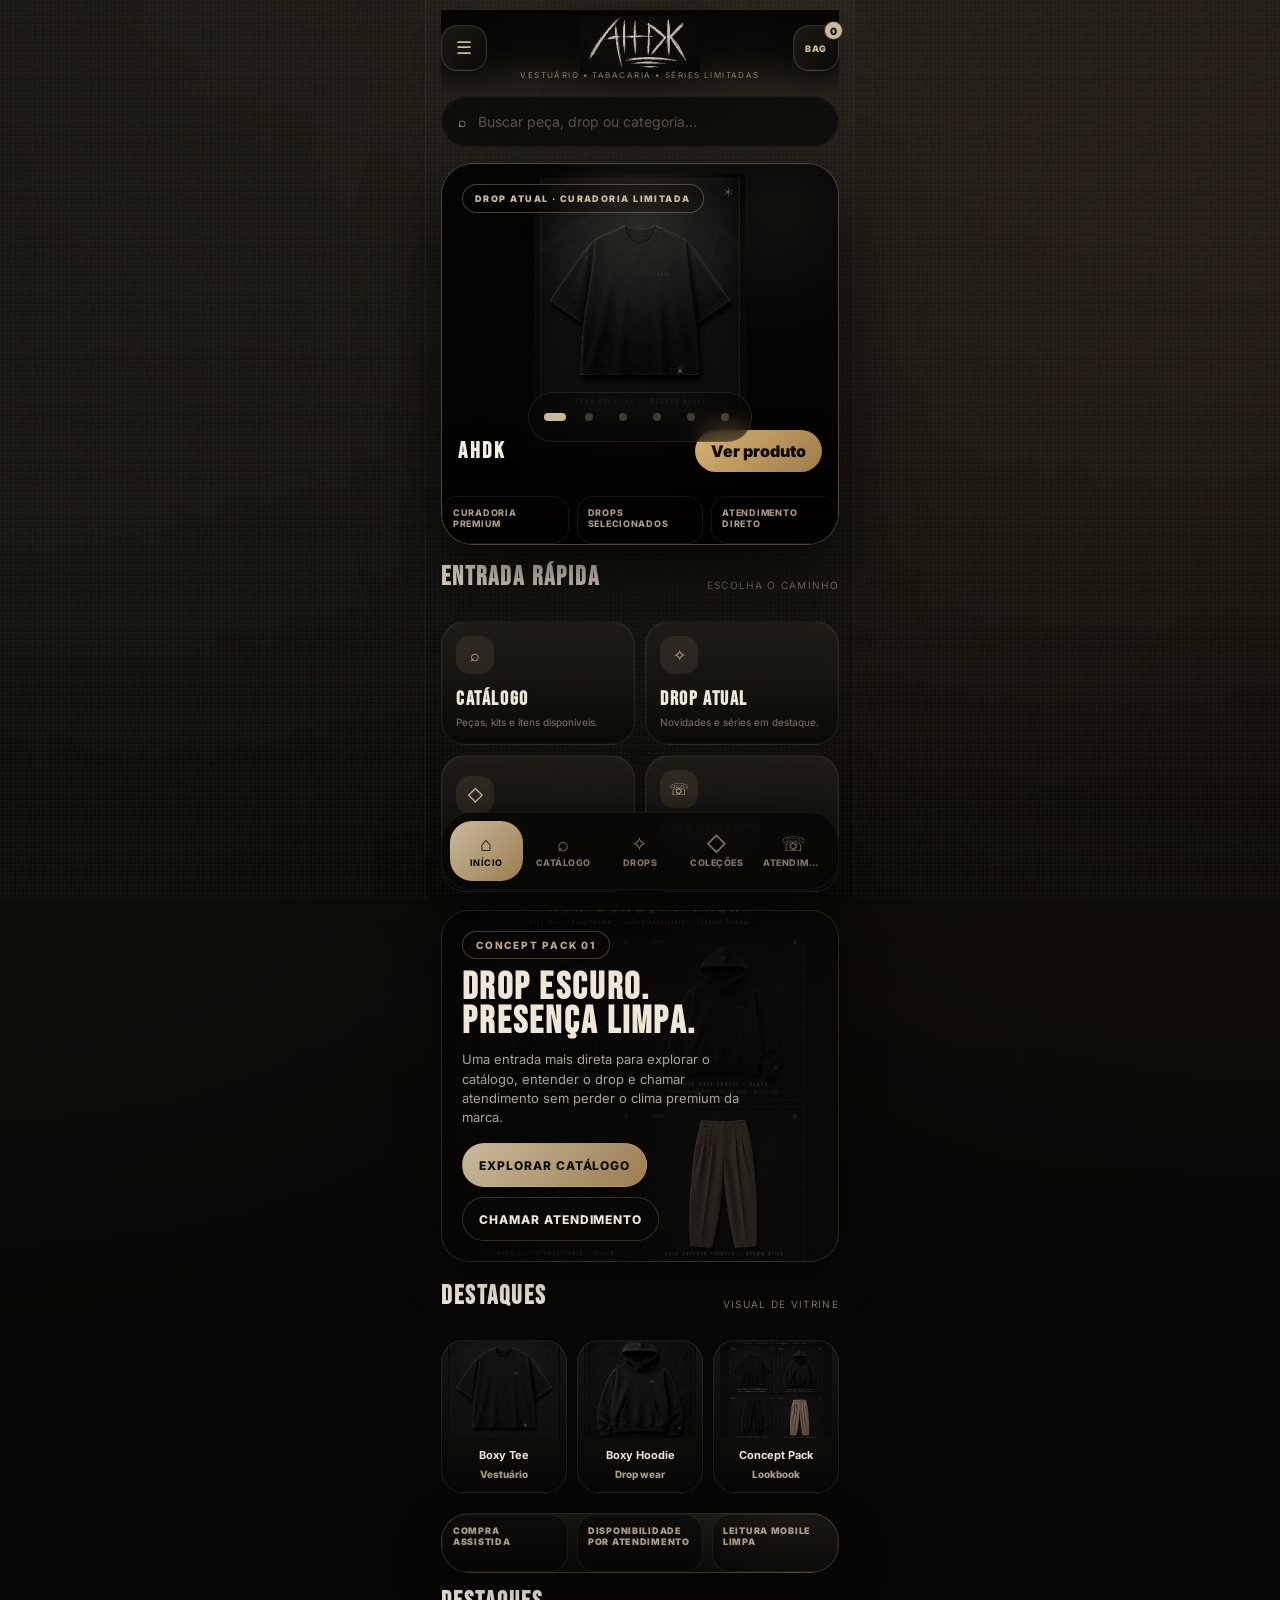
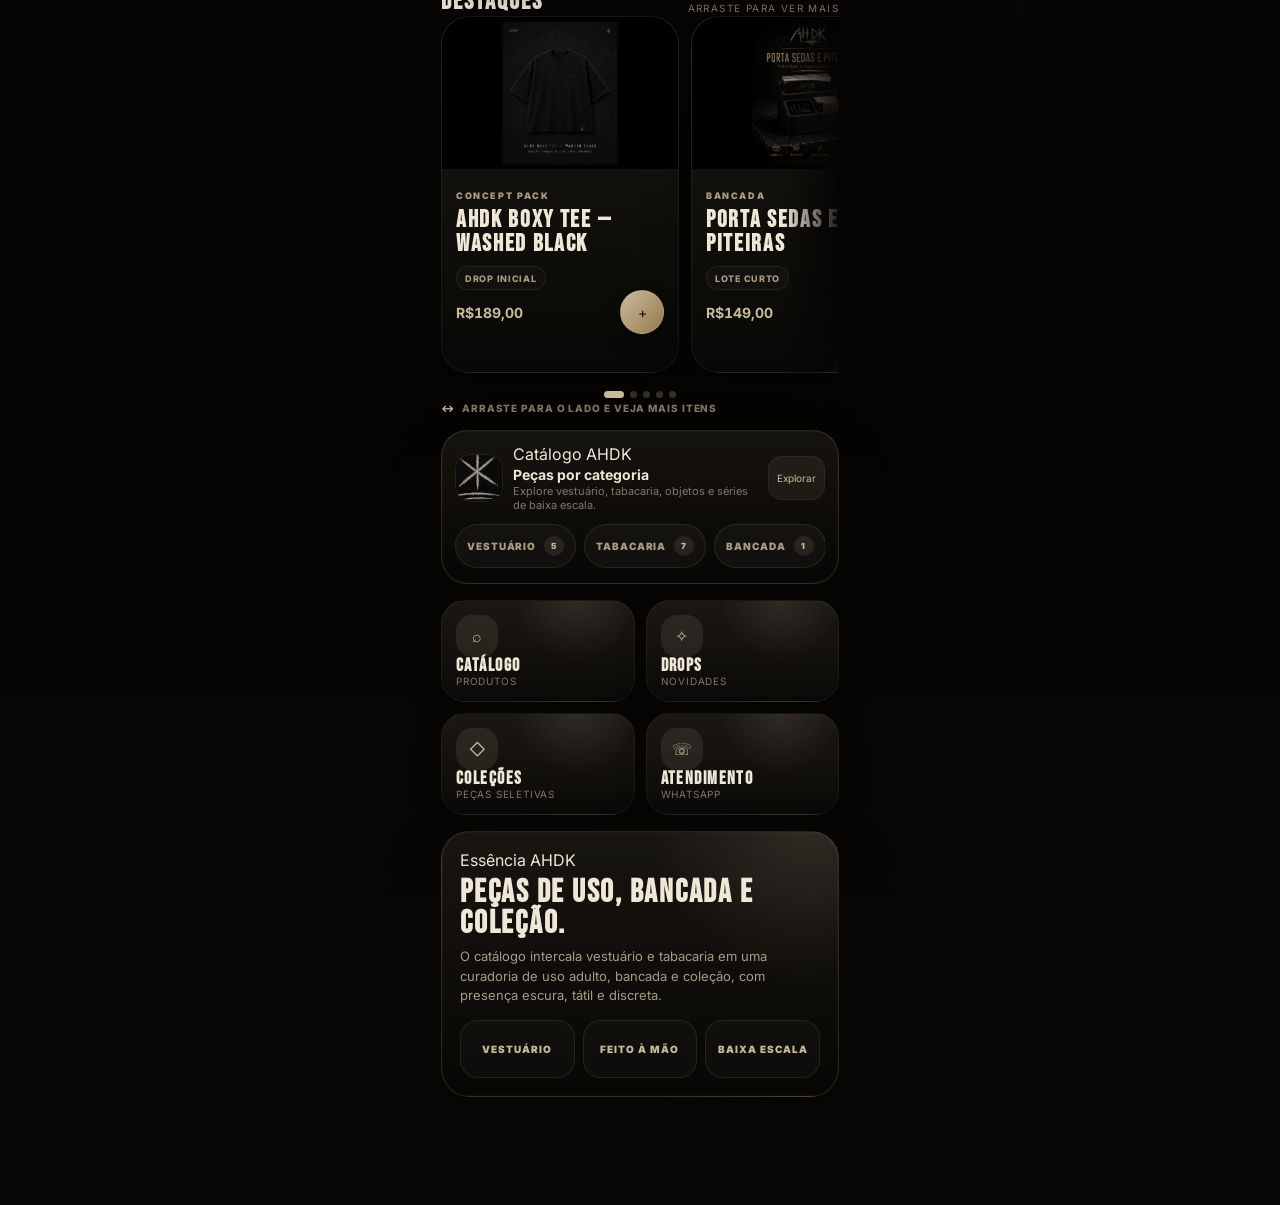
<file: AHDK_v10_pack_curadoria/index.html>
<!DOCTYPE html>
<html lang="pt-BR">
<head>
  <meta charset="UTF-8" />
  <meta name="viewport" content="width=device-width, initial-scale=1.0, viewport-fit=cover" />
  <title>AHDK — Concept Pack Interativo</title>

  <!-- Identidade tipográfica AHDK: títulos altos, espaçados e editoriais -->
  <link rel="preconnect" href="https://fonts.googleapis.com">
  <link rel="preconnect" href="https://fonts.gstatic.com" crossorigin>
  <link href="https://fonts.googleapis.com/css2?family=Bebas+Neue&family=Cormorant+Garamond:wght@400;600;700&family=Inter:wght@300;400;600;700;800&display=swap" rel="stylesheet">

  <link rel="stylesheet" href="style.css" />
  <link rel="stylesheet" href="hardening.css" />
  <link rel="stylesheet" href="sprint01.css" />
  <script src="https://telegram.org/js/telegram-web-app.js"></script>
</head>
<body>
  <main class="app-shell">
    <header class="brand-header">
      <button class="header-menu" onclick="openCatalogHub(event)" aria-label="Abrir menu de categorias e coleções">
        <span>☰</span>
      </button>

      <div class="brand-copy">
        <h1 id="brandName">AHDK</h1>
        <img class="brand-logo-top" src="assets/ahdk_logo_header.jpg" alt="" aria-hidden="true" />
        <p id="profileLabel">Vestuário • tabacaria • séries limitadas</p>
      </div>

      <button class="header-cart" id="headerCartBtn" onclick="openCartDrawer()" aria-label="Abrir carrinho">
        <span>BAG</span><b id="cartCount">0</b>
      </button>
      <button class="profile-toggle" id="profileBtn" aria-label="Alternar perfil">✦</button>
    </header>

    <section id="app" class="app-content"></section>

    <nav class="bottom-nav" aria-label="Navegação principal" id="bottomNav">
      <button class="nav active" data-page="home"><i>⌂</i><span>Início</span></button>
      <button class="nav" data-page="produtos"><i>⌕</i><span>Catálogo</span></button>
      <button class="nav" data-page="avisos"><i>✧</i><span>Drops</span></button>
      <button class="nav" data-page="colecoes"><i>◇</i><span>Coleções</span></button>
      <button class="nav" data-page="equipe"><i>☏</i><span>Atendimento</span></button>
    </nav>
  </main>

  <div class="toast" id="toast"></div>
  <script src="app.js"></script>
  <script src="hardening.js"></script>
  <script src="sprint01.js"></script>
</body>
</html>
</file>
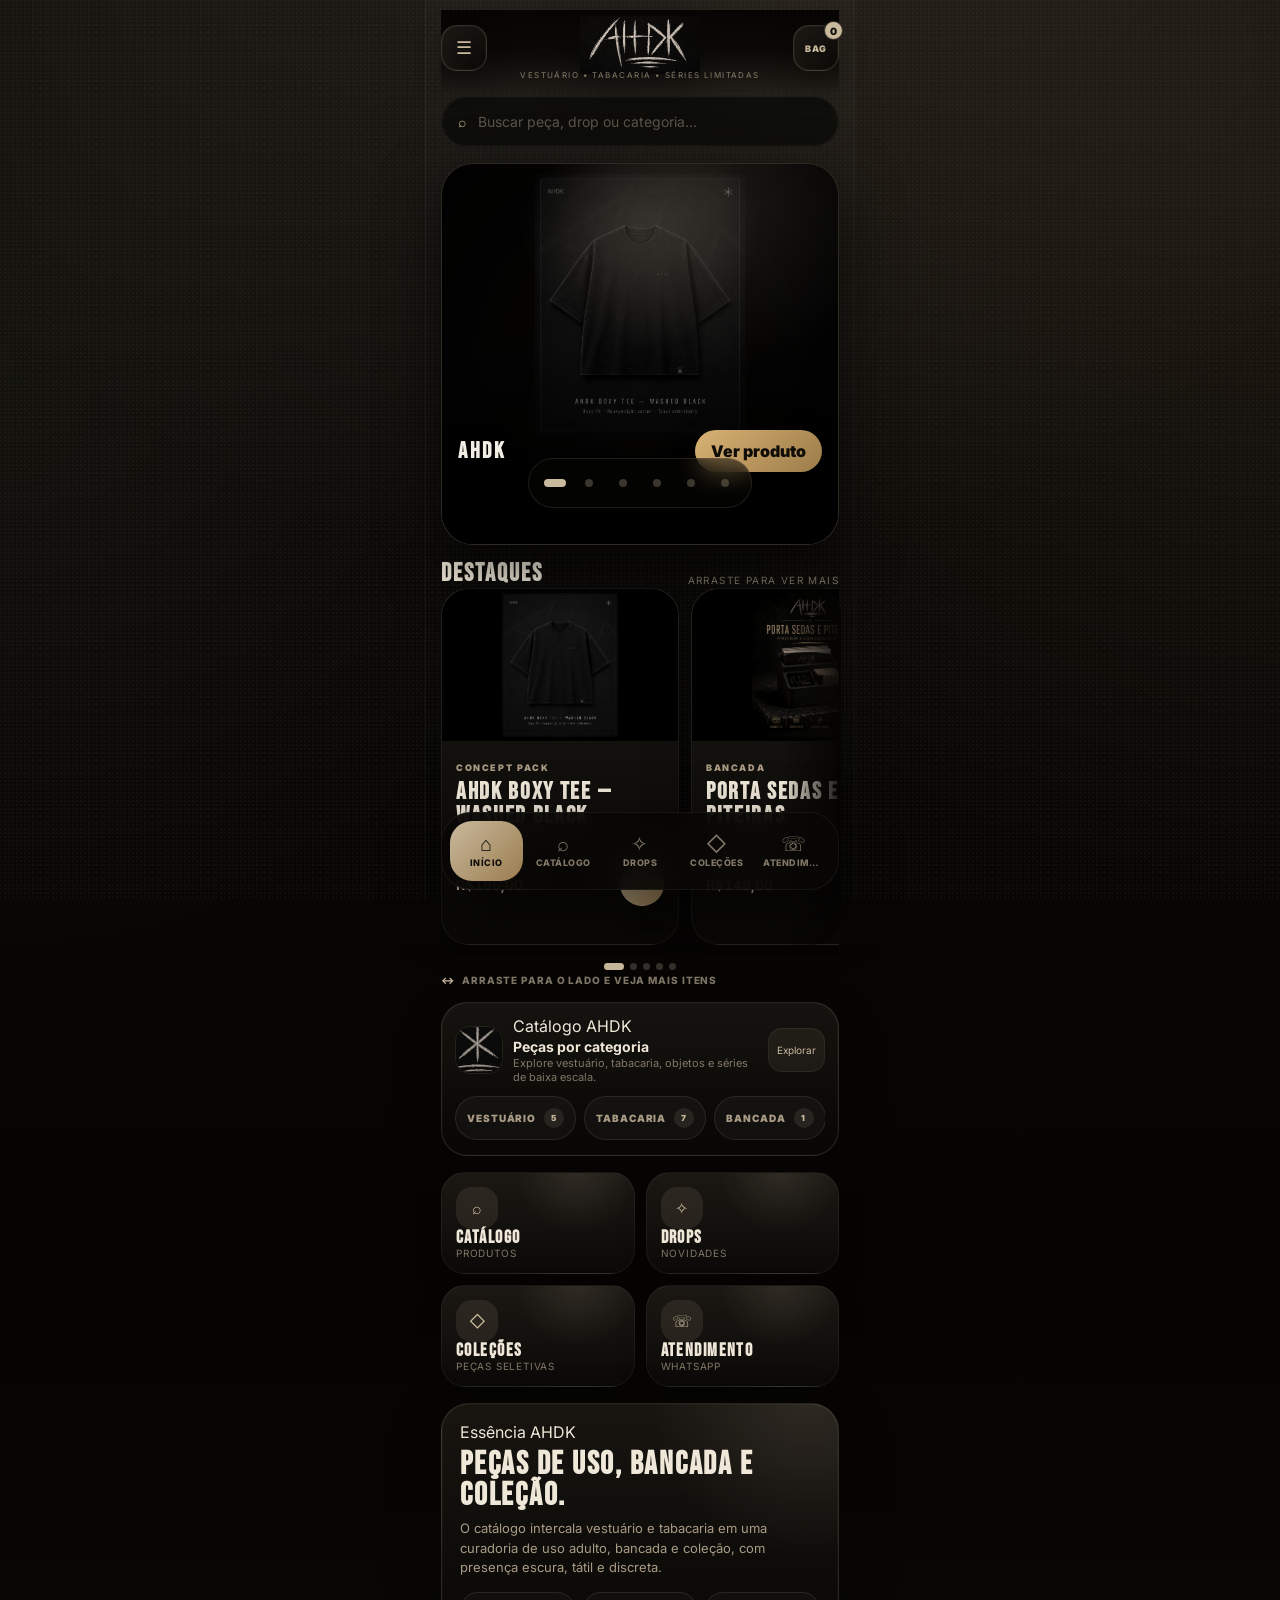
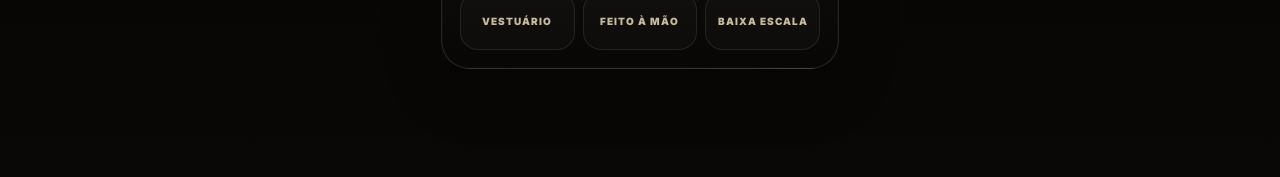
<file: AHDK_v10_pack_curadoria/homepage.html>
<!DOCTYPE html>
<html lang="pt-BR">
<head>
  <meta charset="UTF-8" />
  <meta name="viewport" content="width=device-width, initial-scale=1.0, viewport-fit=cover" />
  <title>AHDK — Concept Pack Interativo</title>

  <!-- Identidade tipográfica AHDK: títulos altos, espaçados e editoriais -->
  <link rel="preconnect" href="https://fonts.googleapis.com">
  <link rel="preconnect" href="https://fonts.gstatic.com" crossorigin>
  <link href="https://fonts.googleapis.com/css2?family=Bebas+Neue&family=Cormorant+Garamond:wght@400;600;700&family=Inter:wght@300;400;600;700;800&display=swap" rel="stylesheet">

  <link rel="stylesheet" href="style.css" />
  <link rel="stylesheet" href="hardening.css" />
  <script src="https://telegram.org/js/telegram-web-app.js"></script>
</head>
<body>
  <main class="app-shell">
    <header class="brand-header">
      <button class="header-menu" onclick="openCatalogHub(event)" aria-label="Abrir menu de categorias e coleções">
        <span>☰</span>
      </button>

      <div class="brand-copy">
        <h1 id="brandName">AHDK</h1>
        <img class="brand-logo-top" src="assets/ahdk_logo_header.jpg" alt="" aria-hidden="true" />
        <p id="profileLabel">Vestuário • tabacaria • séries limitadas</p>
      </div>

      <button class="header-cart" id="headerCartBtn" onclick="openCartDrawer()" aria-label="Abrir carrinho">
        <span>BAG</span><b id="cartCount">0</b>
      </button>
      <button class="profile-toggle" id="profileBtn" aria-label="Alternar perfil">✦</button>
    </header>

    <section id="app" class="app-content"></section>

    <nav class="bottom-nav" aria-label="Navegação principal" id="bottomNav">
      <button class="nav active" data-page="home"><i>⌂</i><span>Início</span></button>
      <button class="nav" data-page="produtos"><i>⌕</i><span>Catálogo</span></button>
      <button class="nav" data-page="avisos"><i>✧</i><span>Drops</span></button>
      <button class="nav" data-page="colecoes"><i>◇</i><span>Coleções</span></button>
      <button class="nav" data-page="equipe"><i>☏</i><span>Atendimento</span></button>
    </nav>
  </main>

  <div class="toast" id="toast"></div>
  <script src="app.js"></script>
  <script src="hardening.js"></script>
</body>
</html>
</file>
<file: AHDK_v10_pack_curadoria/style.css>
/* =========================================================
   AHDK MINIAPP — IDENTIDADE FINAL
   Sistema visual completo para tabacaria premium.
   Paleta: preto, carvão, areia, bronze fosco e cinza quente.
   Tipografia: títulos condensados/letter-spaced + texto limpo.
   ========================================================= */

*,
*::before,
*::after {
  box-sizing: border-box;
}

:root {
  --ink: #050403;
  --black: #090806;
  --coal: #0f0d0a;
  --charcoal: #171512;
  --graphite: #211f1a;
  --panel: rgba(18, 16, 13, .92);
  --panel-strong: rgba(25, 23, 19, .98);
  --sand: #c9b99d;
  --sand-soft: #a99b85;
  --bone: #efe7d8;
  --smoke: #817767;
  --ash: #5c5449;
  --bronze: #9b7d4f;
  --olive: #a4a780;
  --danger: #b66d5f;
  --line: rgba(201, 185, 157, .22);
  --line-soft: rgba(255, 255, 255, .055);
  --shadow: 0 22px 60px rgba(0, 0, 0, .58);
  --radius-lg: 30px;
  --radius-md: 22px;
  --radius-sm: 16px;
}

html,
body {
  margin: 0;
  min-height: 100%;
  background: var(--ink);
  color: var(--bone);
  font-family: "Inter", -apple-system, BlinkMacSystemFont, "Segoe UI", Arial, sans-serif;
}

body {
  background:
    radial-gradient(circle at 50% -20%, rgba(201,185,157,.14), transparent 42%),
    radial-gradient(circle at 100% 10%, rgba(155,125,79,.12), transparent 35%),
    radial-gradient(circle at 0% 20%, rgba(164,167,128,.06), transparent 32%),
    linear-gradient(180deg, #0d0b08 0%, #050403 72%, #090806 100%);
  overflow-x: hidden;
}

body::before {
  content: "";
  position: fixed;
  inset: 0;
  pointer-events: none;
  opacity: .14;
  mix-blend-mode: screen;
  background-image:
    radial-gradient(circle at 20% 30%, rgba(255,255,255,.20) 0 1px, transparent 1px),
    radial-gradient(circle at 70% 60%, rgba(255,255,255,.12) 0 1px, transparent 1px);
  background-size: 4px 4px, 7px 7px;
  z-index: 0;
}

button,
input {
  font: inherit;
}

button {
  cursor: pointer;
}

.app-shell {
  width: 100%;
  max-width: 430px;
  min-height: 100vh;
  margin: 0 auto;
  padding: calc(18px + env(safe-area-inset-top)) 16px calc(108px + env(safe-area-inset-bottom));
  position: relative;
  z-index: 1;
}

.app-shell::before {
  content: "";
  position: fixed;
  inset: 0 auto 0 50%;
  width: min(430px, 100%);
  transform: translateX(-50%);
  border-left: 1px solid rgba(255,255,255,.045);
  border-right: 1px solid rgba(255,255,255,.045);
  pointer-events: none;
  background: linear-gradient(180deg, rgba(255,255,255,.018), rgba(0,0,0,.16));
}

.brand-header {
  display: flex;
  align-items: center;
  gap: 12px;
  padding: 8px 0 18px;
  position: sticky;
  top: 0;
  z-index: 30;
  background: linear-gradient(180deg, rgba(5,4,3,.96), rgba(5,4,3,.78), rgba(5,4,3,0));
  backdrop-filter: blur(18px);
}

.brand-mark {
  width: 58px;
  height: 58px;
  border: 1px solid var(--line);
  border-radius: 18px;
  overflow: hidden;
  background: #080705;
  box-shadow: inset 0 0 0 1px rgba(255,255,255,.035), 0 12px 30px rgba(0,0,0,.36);
}

.brand-mark img {
  width: 100%;
  height: 100%;
  object-fit: cover;
  display: block;
  filter: contrast(1.04) brightness(.92);
}

.brand-copy {
  min-width: 0;
}

.brand-copy h1 {
  margin: 0;
  font-family: "Bebas Neue", "Arial Narrow", sans-serif;
  font-size: 34px;
  line-height: .9;
  letter-spacing: .065em;
  color: var(--bone);
  text-transform: uppercase;
}

.brand-copy p {
  margin: 6px 0 0;
  color: var(--sand-soft);
  font-size: 11px;
  letter-spacing: .08em;
  text-transform: uppercase;
}

.profile-toggle {
  margin-left: auto;
  width: 48px;
  height: 48px;
  border: 1px solid var(--line);
  border-radius: 16px;
  color: var(--sand);
  background: linear-gradient(145deg, rgba(201,185,157,.13), rgba(8,7,5,.92));
  box-shadow: inset 0 0 0 1px rgba(255,255,255,.035);
  font-size: 20px;
}

.app-content {
  position: relative;
}

.page {
  animation: enter .24s ease;
}

@keyframes enter {
  from { opacity: .35; transform: translateY(10px); }
  to { opacity: 1; transform: none; }
}

/* Busca */
.search {
  display: flex;
  align-items: center;
  gap: 10px;
  margin: 4px 0 18px;
  padding: 15px 16px;
  border-radius: 999px;
  border: 1px solid var(--line-soft);
  background: rgba(12, 11, 9, .82);
  box-shadow: inset 0 0 0 1px rgba(255,255,255,.025);
}

.search span {
  color: var(--sand);
  font-size: 14px;
}

.search input {
  width: 100%;
  border: 0;
  outline: 0;
  background: transparent;
  color: var(--bone);
  font-size: 14px;
}

.search input::placeholder {
  color: var(--ash);
}

/* Hero editorial */
.hero {
  min-height: 268px;
  padding: 24px;
  border: 1px solid var(--line);
  border-radius: var(--radius-lg);
  overflow: hidden;
  position: relative;
  display: flex;
  flex-direction: column;
  justify-content: flex-end;
  background:
    linear-gradient(180deg, rgba(0,0,0,.10), rgba(0,0,0,.80)),
    url("assets/10_acessorios_e_embalagens_AHDK.jpg") center/cover;
  box-shadow: var(--shadow);
}

.hero::after {
  content: "";
  position: absolute;
  inset: 0;
  border-radius: inherit;
  background: radial-gradient(circle at 50% 18%, rgba(201,185,157,.15), transparent 32%);
  pointer-events: none;
}

.hero .badge,
.hero h2,
.hero p,
.hero-actions {
  position: relative;
  z-index: 1;
}

.badge {
  align-self: flex-start;
  display: inline-flex;
  align-items: center;
  gap: 7px;
  padding: 7px 13px;
  border-radius: 999px;
  border: 1px solid rgba(201,185,157,.34);
  color: var(--sand);
  background: rgba(8,7,5,.55);
  font-size: 10px;
  font-weight: 800;
  letter-spacing: .18em;
  text-transform: uppercase;
}

.hero h2 {
  margin: 18px 0 10px;
  max-width: 330px;
  font-family: "Bebas Neue", "Arial Narrow", sans-serif;
  font-size: 42px;
  line-height: .88;
  letter-spacing: .06em;
  text-transform: uppercase;
}

.hero p {
  margin: 0;
  color: var(--sand-soft);
  line-height: 1.52;
  font-size: 14px;
}

.hero-actions {
  display: flex;
  gap: 10px;
  margin-top: 20px;
}

.cta,
.ghost {
  border: 1px solid var(--line);
  border-radius: 999px;
  padding: 12px 16px;
  min-height: 44px;
  font-weight: 800;
  font-size: 12px;
  letter-spacing: .08em;
  text-transform: uppercase;
}

.cta {
  color: #0f0d0a;
  background: linear-gradient(135deg, var(--sand), var(--bronze));
}

.ghost {
  color: var(--bone);
  background: rgba(10,9,7,.65);
}

/* Mini cards */
.quick-grid {
  display: grid;
  grid-template-columns: repeat(3, 1fr);
  gap: 11px;
  margin: 16px 0 24px;
}

.quick {
  min-height: 118px;
  text-align: left;
  border: 1px solid var(--line-soft);
  border-radius: 24px;
  padding: 14px;
  color: var(--bone);
  background:
    radial-gradient(circle at 70% 0%, rgba(201,185,157,.12), transparent 36%),
    linear-gradient(180deg, rgba(28,25,20,.96), rgba(12,10,8,.94));
  display: flex;
  flex-direction: column;
  justify-content: space-between;
  box-shadow: 0 12px 28px rgba(0,0,0,.24);
}

.quick i {
  width: 42px;
  height: 42px;
  border-radius: 16px;
  display: grid;
  place-items: center;
  color: var(--sand);
  background: rgba(201,185,157,.11);
  font-style: normal;
}

.quick b {
  display: block;
  font-family: "Bebas Neue", "Arial Narrow", sans-serif;
  letter-spacing: .08em;
  font-size: 18px;
  line-height: 1;
  text-transform: uppercase;
}

.quick small {
  color: var(--smoke);
  font-size: 10px;
  text-transform: uppercase;
  letter-spacing: .08em;
}

.section {
  margin: 22px 0 11px;
  display: flex;
  align-items: end;
  justify-content: space-between;
}

.section h3 {
  margin: 0;
  font-family: "Bebas Neue", "Arial Narrow", sans-serif;
  font-size: 25px;
  letter-spacing: .08em;
  line-height: 1;
  text-transform: uppercase;
}

.section span {
  color: var(--smoke);
  font-size: 10px;
  letter-spacing: .14em;
  text-transform: uppercase;
}

/* KPI */
.kpis {
  display: grid;
  grid-template-columns: 1fr 1fr;
  gap: 11px;
}

.card {
  border: 1px solid var(--line-soft);
  border-radius: 24px;
  padding: 16px;
  background: linear-gradient(180deg, rgba(28,25,20,.95), rgba(10,9,7,.97));
  box-shadow: 0 16px 36px rgba(0,0,0,.24);
}

.card small {
  color: var(--smoke);
  font-size: 10px;
  letter-spacing: .13em;
  text-transform: uppercase;
}

.card strong {
  display: block;
  margin: 9px 0;
  color: var(--bone);
  font-size: 21px;
}

.up {
  color: var(--olive);
  font-size: 11px;
  font-weight: 800;
}

/* Cards list */
.stack {
  display: grid;
  gap: 10px;
}

.item {
  display: flex;
  align-items: center;
  gap: 12px;
  min-height: 76px;
  padding: 13px;
  border: 1px solid var(--line-soft);
  border-radius: 22px;
  background: linear-gradient(180deg, rgba(24,22,18,.95), rgba(10,9,7,.96));
  box-shadow: 0 14px 32px rgba(0,0,0,.25);
}

.thumb {
  width: 50px;
  height: 50px;
  flex: none;
  border-radius: 17px;
  display: grid;
  place-items: center;
  overflow: hidden;
  color: var(--sand);
  background: rgba(201,185,157,.10);
  font-size: 22px;
}

.thumb img {
  width: 100%;
  height: 100%;
  object-fit: cover;
  display: block;
  filter: saturate(.85) contrast(1.03);
}

.item h4 {
  margin: 0 0 4px;
  font-size: 14px;
  color: var(--bone);
}

.item p {
  margin: 0;
  color: var(--smoke);
  font-size: 12px;
}

.pill {
  margin-left: auto;
  border-radius: 999px;
  padding: 6px 9px;
  font-size: 9px;
  font-weight: 900;
  letter-spacing: .12em;
  text-transform: uppercase;
  color: var(--olive);
  background: rgba(164,167,128,.10);
  white-space: nowrap;
  border: 1px solid rgba(164,167,128,.12);
}

.pill.gold {
  color: var(--sand);
  background: rgba(201,185,157,.10);
  border-color: rgba(201,185,157,.16);
}

.pill.red {
  color: var(--danger);
  background: rgba(182,109,95,.10);
  border-color: rgba(182,109,95,.16);
}

.delete-btn,
.action-btn {
  border: 1px solid var(--line-soft);
  border-radius: 14px;
  padding: 6px 8px;
  color: var(--sand);
  background: rgba(201,185,157,.08);
  font-size: 10px;
}

/* Catálogo editorial */
.product-grid {
  display: grid;
  gap: 14px;
}

.product-card {
  position: relative;
  overflow: hidden;
  border: 1px solid var(--line-soft);
  border-radius: 28px;
  background: linear-gradient(180deg, rgba(28,25,20,.96), rgba(9,8,6,.98));
  box-shadow: var(--shadow);
}

.product-card .cover {
  height: 184px;
  overflow: hidden;
  background: var(--coal);
}

.product-card .cover img {
  width: 100%;
  height: 100%;
  object-fit: cover;
  filter: saturate(.86) contrast(1.04);
}

.product-card .product-body {
  padding: 16px;
}

.product-card .label {
  display: block;
  color: var(--sand-soft);
  font-size: 10px;
  letter-spacing: .18em;
  text-transform: uppercase;
  margin-bottom: 8px;
}

.product-card h4 {
  margin: 0;
  font-family: "Bebas Neue", "Arial Narrow", sans-serif;
  font-size: 28px;
  line-height: 1;
  letter-spacing: .07em;
  text-transform: uppercase;
}

.product-card p {
  margin: 8px 0 0;
  color: var(--smoke);
  font-size: 13px;
  line-height: 1.45;
}

.product-meta {
  display: flex;
  align-items: center;
  justify-content: space-between;
  margin-top: 14px;
}

.price {
  color: var(--sand);
  font-weight: 900;
  letter-spacing: .04em;
}

/* Menu gestão */
.menu {
  display: grid;
  gap: 10px;
}

.menu button {
  width: 100%;
  text-align: left;
  border: 1px solid var(--line-soft);
  border-radius: 23px;
  padding: 15px;
  color: var(--bone);
  background: linear-gradient(180deg, rgba(28,25,20,.95), rgba(10,9,7,.96));
  display: flex;
  gap: 12px;
  align-items: center;
}

.menu i {
  width: 46px;
  height: 46px;
  border-radius: 16px;
  display: grid;
  place-items: center;
  color: var(--sand);
  background: rgba(201,185,157,.09);
  font-style: normal;
}

.menu b {
  display: block;
  font-family: "Bebas Neue", "Arial Narrow", sans-serif;
  font-size: 21px;
  letter-spacing: .08em;
  text-transform: uppercase;
}

.menu small {
  color: var(--smoke);
}

.progress {
  height: 8px;
  border-radius: 99px;
  background: rgba(255,255,255,.07);
  overflow: hidden;
  margin-top: 10px;
}

.progress span {
  display: block;
  height: 100%;
  border-radius: 99px;
  background: linear-gradient(90deg, var(--bronze), var(--sand));
}

/* Navegação inferior */
.bottom-nav {
  position: fixed;
  left: 50%;
  bottom: calc(10px + env(safe-area-inset-bottom));
  transform: translateX(-50%);
  width: min(398px, calc(100% - 24px));
  height: 78px;
  display: grid;
  grid-template-columns: repeat(5, 1fr);
  gap: 4px;
  padding: 8px;
  border: 1px solid var(--line-soft);
  border-radius: 30px;
  background: rgba(8,7,5,.92);
  backdrop-filter: blur(18px);
  box-shadow: 0 22px 60px rgba(0,0,0,.6);
  z-index: 50;
}

.nav {
  border: 0;
  border-radius: 22px;
  background: transparent;
  color: var(--smoke);
  font-size: 20px;
  display: flex;
  flex-direction: column;
  align-items: center;
  justify-content: center;
  gap: 3px;
}

.nav span {
  font-size: 9px;
  font-weight: 800;
  letter-spacing: .06em;
  text-transform: uppercase;
}

.nav.active {
  background: linear-gradient(135deg, var(--sand), var(--bronze));
  color: #100e0b;
}

.toast {
  position: fixed;
  left: 50%;
  bottom: 102px;
  transform: translateX(-50%) translateY(12px);
  opacity: 0;
  transition: .2s;
  border: 1px solid var(--line);
  border-radius: 18px;
  padding: 11px 14px;
  max-width: 320px;
  text-align: center;
  background: #12100d;
  color: var(--bone);
  z-index: 80;
  box-shadow: var(--shadow);
}

.toast.show {
  opacity: 1;
  transform: translateX(-50%) translateY(0);
}

@media (min-width: 760px) {
  body {
    display: grid;
    place-items: start center;
  }

  .app-shell {
    min-height: 860px;
  }
}

/* =========================================================
   Interações premium — catálogo, modal e destaques
   ========================================================= */

body.modal-open {
  overflow: hidden;
}

.section.compact {
  margin-top: 18px;
}

.featured-block {
  margin: 18px 0 20px;
}

.featured-carousel {
  display: grid;
  grid-auto-flow: column;
  grid-auto-columns: minmax(238px, 74%);
  gap: 12px;
  overflow-x: auto;
  overscroll-behavior-x: contain;
  scroll-snap-type: x mandatory;
  padding: 2px 2px 10px;
  scrollbar-width: none;
}

.featured-carousel::-webkit-scrollbar {
  display: none;
}

.featured-card {
  scroll-snap-align: start;
  min-height: 204px;
  border: 1px solid var(--line-soft);
  border-radius: 28px;
  overflow: hidden;
  background: linear-gradient(180deg, rgba(28,25,20,.96), rgba(9,8,6,.98));
  box-shadow: 0 18px 48px rgba(0,0,0,.34);
  position: relative;
  cursor: pointer;
  transition: transform .22s ease, border-color .22s ease, box-shadow .22s ease;
}

.featured-card:active,
.featured-card:hover,
.featured-card:focus-visible {
  transform: translateY(-2px);
  border-color: rgba(201,185,157,.28);
  box-shadow: 0 24px 62px rgba(0,0,0,.48);
  outline: none;
}

.featured-image {
  height: 126px;
  overflow: hidden;
  background: var(--coal);
}

.featured-image img {
  width: 100%;
  height: 100%;
  object-fit: cover;
  display: block;
  filter: saturate(.84) contrast(1.04) brightness(.92);
  transition: transform .28s ease, filter .28s ease;
}

.featured-card:hover .featured-image img,
.featured-card:focus-visible .featured-image img,
.product-card:hover .cover img,
.product-card:focus-visible .cover img {
  transform: scale(1.045);
  filter: saturate(.92) contrast(1.07) brightness(1.02);
}

.featured-copy {
  padding: 14px;
}

.featured-copy span {
  display: inline-flex;
  margin-bottom: 7px;
  color: var(--sand-soft);
  font-size: 9px;
  font-weight: 900;
  letter-spacing: .18em;
  text-transform: uppercase;
}

.featured-copy h4 {
  margin: 0 0 8px;
  font-family: "Bebas Neue", "Arial Narrow", sans-serif;
  font-size: 24px;
  line-height: 1;
  letter-spacing: .07em;
  text-transform: uppercase;
}

.featured-copy strong {
  color: var(--sand);
  font-size: 14px;
}

.product-card {
  cursor: pointer;
  transition: transform .22s ease, border-color .22s ease, box-shadow .22s ease, background .22s ease;
}

.product-card:hover,
.product-card:focus-visible {
  transform: translateY(-3px);
  border-color: rgba(201,185,157,.30);
  box-shadow: 0 26px 72px rgba(0,0,0,.64);
  outline: none;
}

.product-card .cover {
  position: relative;
}

.product-card .cover img {
  display: block;
  transition: transform .30s ease, filter .30s ease;
}

.tap-hint {
  position: absolute;
  right: 12px;
  bottom: 12px;
  padding: 7px 9px;
  border: 1px solid rgba(201,185,157,.18);
  border-radius: 999px;
  color: var(--sand);
  background: rgba(8,7,5,.72);
  backdrop-filter: blur(12px);
  font-size: 9px;
  font-weight: 900;
  letter-spacing: .12em;
  text-transform: uppercase;
  opacity: .82;
}

.product-meta {
  gap: 10px;
}

.product-actions {
  margin-left: auto;
  display: flex;
  align-items: center;
  justify-content: flex-end;
  gap: 7px;
  flex-wrap: wrap;
}

.cart-btn {
  border: 1px solid rgba(201,185,157,.22);
  border-radius: 999px;
  min-height: 30px;
  padding: 7px 10px;
  color: #100e0b;
  background: linear-gradient(135deg, var(--sand), var(--bronze));
  font-size: 9px;
  font-weight: 900;
  letter-spacing: .10em;
  text-transform: uppercase;
  box-shadow: 0 10px 22px rgba(0,0,0,.28);
}

.product-modal-backdrop {
  position: fixed;
  inset: 0;
  z-index: 100;
  display: flex;
  align-items: flex-end;
  justify-content: center;
  padding: 18px 12px calc(18px + env(safe-area-inset-bottom));
  background: rgba(3,3,2,.72);
  backdrop-filter: blur(18px);
  animation: fadeIn .22s ease both;
}

.product-modal {
  width: min(100%, 430px);
  max-height: min(88vh, 780px);
  overflow: hidden auto;
  border: 1px solid rgba(201,185,157,.24);
  border-radius: 34px;
  background: linear-gradient(180deg, rgba(28,25,20,.98), rgba(7,6,5,.99));
  box-shadow: 0 30px 90px rgba(0,0,0,.78);
  position: relative;
  animation: sheetUp .28s cubic-bezier(.22, 1, .36, 1) both;
}

.modal-close {
  position: absolute;
  right: 14px;
  top: 14px;
  z-index: 2;
  width: 40px;
  height: 40px;
  border: 1px solid rgba(201,185,157,.26);
  border-radius: 50%;
  color: var(--bone);
  background: rgba(8,7,5,.76);
  backdrop-filter: blur(10px);
  font-size: 24px;
  line-height: 1;
}

.modal-image-wrap {
  position: relative;
  height: 292px;
  overflow: hidden;
  background: #070605;
}

.modal-image-wrap img {
  width: 100%;
  height: 100%;
  object-fit: contain;
  display: block;
  filter: saturate(.9) contrast(1.05) brightness(.98);
}

.modal-image-wrap::after {
  content: "";
  position: absolute;
  inset: 0;
  background: linear-gradient(180deg, transparent 52%, rgba(8,7,5,.86));
  pointer-events: none;
}

.modal-badge {
  position: absolute;
  left: 16px;
  bottom: 16px;
  z-index: 1;
  padding: 8px 11px;
  border: 1px solid rgba(201,185,157,.24);
  border-radius: 999px;
  color: var(--sand);
  background: rgba(8,7,5,.74);
  font-size: 9px;
  font-weight: 900;
  letter-spacing: .18em;
  text-transform: uppercase;
}

.modal-content {
  padding: 18px 18px 20px;
}

.modal-content h3 {
  margin: 8px 0 8px;
  font-family: "Bebas Neue", "Arial Narrow", sans-serif;
  font-size: 36px;
  line-height: .94;
  letter-spacing: .07em;
  text-transform: uppercase;
}

.modal-content p {
  margin: 0;
  color: var(--sand-soft);
  font-size: 14px;
  line-height: 1.58;
}

.modal-meta {
  margin: 16px 0;
  display: flex;
  align-items: center;
  justify-content: space-between;
  gap: 10px;
}

.modal-meta strong {
  color: var(--sand);
  font-size: 20px;
  letter-spacing: .04em;
}

.modal-cart,
.modal-ghost {
  width: 100%;
  min-height: 50px;
  border-radius: 999px;
  font-size: 11px;
  font-weight: 900;
  letter-spacing: .10em;
  text-transform: uppercase;
}

.modal-cart {
  border: 1px solid rgba(201,185,157,.28);
  color: #100e0b;
  background: linear-gradient(135deg, var(--sand), var(--bronze));
}

.modal-ghost {
  margin-top: 10px;
  border: 1px solid var(--line-soft);
  color: var(--bone);
  background: rgba(201,185,157,.08);
}

@keyframes fadeIn {
  from { opacity: 0; }
  to { opacity: 1; }
}

@keyframes sheetUp {
  from { opacity: .3; transform: translateY(24px) scale(.98); }
  to { opacity: 1; transform: translateY(0) scale(1); }
}

@media (max-width: 370px) {
  .product-meta {
    align-items: flex-start;
    flex-direction: column;
  }

  .product-actions {
    margin-left: 0;
    justify-content: flex-start;
  }

  .modal-image-wrap {
    height: 246px;
  }
}

/* =========================================================
   Refinamento 02 — carrossel hero, setas, carrinho e zoom
   ========================================================= */

button,
.product-card,
.featured-card,
.item,
.menu button {
  -webkit-tap-highlight-color: transparent;
}

button,
.cta,
.ghost,
.quick,
.nav,
.delete-btn,
.action-btn,
.cart-btn,
.modal-cart,
.modal-ghost,
.carousel-arrow,
.header-cart,
.mini-cart {
  transition: transform .18s ease, border-color .18s ease, background .18s ease, color .18s ease, box-shadow .18s ease, filter .18s ease;
}

button:hover,
button:focus-visible,
.cta:hover,
.cta:focus-visible,
.ghost:hover,
.ghost:focus-visible,
.quick:hover,
.quick:focus-visible,
.nav:hover,
.nav:focus-visible,
.delete-btn:hover,
.delete-btn:focus-visible,
.action-btn:hover,
.action-btn:focus-visible,
.cart-btn:hover,
.cart-btn:focus-visible,
.modal-cart:hover,
.modal-cart:focus-visible,
.modal-ghost:hover,
.modal-ghost:focus-visible,
.header-cart:hover,
.header-cart:focus-visible,
.mini-cart:hover,
.mini-cart:focus-visible {
  transform: translateY(-1px);
  border-color: rgba(201,185,157,.34);
  box-shadow: 0 12px 30px rgba(0,0,0,.34);
  outline: none;
}

button:active,
.cta:active,
.ghost:active,
.quick:active,
.nav:active,
.cart-btn:active,
.modal-cart:active,
.modal-ghost:active,
.header-cart:active,
.mini-cart:active {
  transform: translateY(0) scale(.985);
  filter: brightness(.96);
}

.header-cart {
  margin-left: auto;
  width: 48px;
  height: 48px;
  flex: none;
  border: 1px solid var(--line);
  border-radius: 16px;
  color: var(--sand);
  background: linear-gradient(145deg, rgba(201,185,157,.10), rgba(8,7,5,.92));
  box-shadow: inset 0 0 0 1px rgba(255,255,255,.035);
  position: relative;
  display: grid;
  place-items: center;
  font-size: 18px;
}

.profile-toggle {
  margin-left: 8px;
  flex: none;
}

.header-cart b {
  position: absolute;
  right: -5px;
  top: -5px;
  min-width: 19px;
  height: 19px;
  padding: 0 5px;
  border-radius: 999px;
  display: grid;
  place-items: center;
  color: #100e0b;
  background: var(--sand);
  border: 1px solid rgba(8,7,5,.72);
  font-size: 10px;
  font-weight: 900;
}

.header-cart.active {
  color: #102015;
  background: linear-gradient(135deg, #9fc88d, #5d8e5b);
  border-color: rgba(159,200,141,.55);
  box-shadow: 0 12px 32px rgba(80,140,85,.18), inset 0 0 0 1px rgba(255,255,255,.12);
}

.header-cart.active b {
  background: #dff4d6;
}

.hero-carousel {
  background: #070605;
  isolation: isolate;
}

.hero-media {
  position: absolute;
  inset: 0;
  z-index: 0;
  overflow: hidden;
}

.hero-media img {
  position: absolute;
  inset: 0;
  width: 100%;
  height: 100%;
  object-fit: cover;
  opacity: 0;
  transform: scale(1.04);
  filter: saturate(.76) contrast(1.05) brightness(.62);
  transition: opacity .36s ease, transform .52s ease, filter .36s ease;
}

.hero-media img.active {
  opacity: 1;
  transform: scale(1);
  filter: saturate(.84) contrast(1.08) brightness(.70);
}

.hero-carousel::before {
  content: "";
  position: absolute;
  inset: 0;
  z-index: 1;
  pointer-events: none;
  background:
    linear-gradient(180deg, rgba(0,0,0,.20), rgba(0,0,0,.86)),
    radial-gradient(circle at 80% 15%, rgba(201,185,157,.20), transparent 36%);
}

.hero-carousel::after {
  z-index: 2;
}

.hero-carousel .badge,
.hero-carousel h2,
.hero-carousel p,
.hero-carousel .hero-actions,
.hero-carousel-ui {
  position: relative;
  z-index: 3;
}

.hero-carousel-ui {
  margin-top: 18px;
  display: flex;
  align-items: center;
  gap: 10px;
}

.hero-carousel-ui > button,
.carousel-arrow {
  width: 38px;
  height: 38px;
  border-radius: 999px;
  border: 1px solid rgba(201,185,157,.28);
  color: var(--sand);
  background: rgba(8,7,5,.72);
  backdrop-filter: blur(14px);
  font-size: 23px;
  line-height: 1;
}

.hero-dots {
  display: flex;
  align-items: center;
  gap: 6px;
}

.hero-dots button {
  width: 8px;
  height: 8px;
  padding: 0;
  border-radius: 999px;
  border: 0;
  background: rgba(201,185,157,.28);
}

.hero-dots button.active {
  width: 22px;
  background: var(--sand);
}

.carousel-shell {
  position: relative;
}

.carousel-shell::after {
  content: "";
  position: absolute;
  right: -2px;
  top: 0;
  bottom: 10px;
  width: 58px;
  pointer-events: none;
  border-radius: 0 28px 28px 0;
  background: linear-gradient(90deg, transparent, rgba(5,4,3,.92));
}

.carousel-arrow {
  position: absolute;
  top: 50%;
  transform: translateY(-50%);
  z-index: 4;
  display: grid;
  place-items: center;
}

.carousel-arrow.left {
  left: -6px;
}

.carousel-arrow.right {
  right: -6px;
}

.carousel-arrow:hover,
.carousel-arrow:focus-visible {
  transform: translateY(-50%) scale(1.04);
}

.swipe-hint {
  margin-top: 4px;
  color: var(--smoke);
  font-size: 10px;
  font-weight: 800;
  letter-spacing: .09em;
  text-transform: uppercase;
  display: flex;
  align-items: center;
  gap: 7px;
}

.swipe-hint span {
  color: var(--sand);
  animation: swipePulse 1.25s ease-in-out infinite;
}

@keyframes swipePulse {
  0%, 100% { transform: translateX(0); opacity: .55; }
  50% { transform: translateX(5px); opacity: 1; }
}

.featured-row {
  display: flex;
  align-items: center;
  justify-content: space-between;
  gap: 10px;
}

.mini-cart {
  width: 34px;
  height: 34px;
  border-radius: 999px;
  border: 1px solid rgba(201,185,157,.24);
  color: #100e0b;
  background: linear-gradient(135deg, var(--sand), var(--bronze));
  display: grid;
  place-items: center;
  font-size: 14px;
  box-shadow: 0 10px 20px rgba(0,0,0,.24);
}

.cart-btn {
  display: inline-flex;
  align-items: center;
  gap: 6px;
}

.cart-btn em {
  font-style: normal;
}

.cart-btn.added,
.modal-cart.added,
.mini-cart.added,
.product-card.in-cart .cart-btn {
  color: #102015;
  background: linear-gradient(135deg, #dff4d6, #72a96c);
  border-color: rgba(159,200,141,.62);
  box-shadow: 0 12px 28px rgba(80,140,85,.18);
}

.product-card.in-cart {
  border-color: rgba(159,200,141,.30);
}

.product-card.in-cart::after {
  content: "✓";
  position: absolute;
  top: 12px;
  left: 12px;
  width: 30px;
  height: 30px;
  border-radius: 999px;
  display: grid;
  place-items: center;
  color: #102015;
  background: linear-gradient(135deg, #dff4d6, #72a96c);
  font-weight: 900;
  z-index: 2;
  box-shadow: 0 10px 22px rgba(0,0,0,.34);
}

.modal-image-wrap {
  width: 100%;
  padding: 0;
  border: 0;
  border-radius: 0;
  cursor: zoom-in;
  text-align: inherit;
}

.zoom-hint {
  position: absolute;
  right: 16px;
  bottom: 16px;
  z-index: 2;
  padding: 8px 11px;
  border: 1px solid rgba(201,185,157,.24);
  border-radius: 999px;
  color: var(--bone);
  background: rgba(8,7,5,.74);
  backdrop-filter: blur(12px);
  font-size: 9px;
  font-weight: 900;
  letter-spacing: .14em;
  text-transform: uppercase;
}

.image-zoom-backdrop,
.cart-backdrop {
  position: fixed;
  inset: 0;
  z-index: 130;
  display: flex;
  align-items: center;
  justify-content: center;
  padding: calc(18px + env(safe-area-inset-top)) 12px calc(18px + env(safe-area-inset-bottom));
  background: rgba(3,3,2,.84);
  backdrop-filter: blur(20px);
  animation: fadeIn .20s ease both;
}

.image-zoom {
  width: min(100%, 430px);
  max-height: 94vh;
  position: relative;
  display: grid;
  gap: 12px;
}

.image-zoom img {
  width: 100%;
  max-height: 72vh;
  object-fit: contain;
  border: 1px solid rgba(201,185,157,.20);
  border-radius: 28px;
  background: #050403;
  box-shadow: 0 26px 78px rgba(0,0,0,.76);
}

.zoom-close {
  right: 12px;
  top: 12px;
}

.image-zoom-caption {
  border: 1px solid rgba(201,185,157,.16);
  border-radius: 24px;
  padding: 13px;
  background: rgba(14,12,10,.92);
  display: grid;
  gap: 8px;
}

.image-zoom-caption span {
  color: var(--sand-soft);
  font-size: 9px;
  font-weight: 900;
  letter-spacing: .16em;
  text-transform: uppercase;
}

.image-zoom-caption strong {
  font-family: "Bebas Neue", "Arial Narrow", sans-serif;
  font-size: 28px;
  letter-spacing: .08em;
  line-height: 1;
  text-transform: uppercase;
}

.cart-backdrop {
  align-items: flex-end;
}

.cart-drawer {
  width: min(100%, 430px);
  max-height: min(86vh, 720px);
  overflow: hidden auto;
  position: relative;
  border: 1px solid rgba(201,185,157,.24);
  border-radius: 34px 34px 24px 24px;
  background: linear-gradient(180deg, rgba(28,25,20,.98), rgba(7,6,5,.99));
  box-shadow: 0 30px 90px rgba(0,0,0,.78);
  animation: sheetUp .28s cubic-bezier(.22, 1, .36, 1) both;
}

.cart-head {
  padding: 22px 18px 12px;
}

.cart-head h3 {
  margin: 8px 0 6px;
  font-family: "Bebas Neue", "Arial Narrow", sans-serif;
  font-size: 36px;
  letter-spacing: .08em;
  line-height: .94;
  text-transform: uppercase;
}

.cart-head p,
.empty-cart {
  margin: 0;
  color: var(--sand-soft);
  font-size: 13px;
  line-height: 1.5;
}

.cart-list {
  display: grid;
  gap: 10px;
  padding: 0 14px 14px;
}

.cart-item {
  display: grid;
  grid-template-columns: 62px 1fr 34px;
  align-items: center;
  gap: 11px;
  min-height: 76px;
  padding: 10px;
  border-radius: 22px;
  border: 1px solid var(--line-soft);
  background: rgba(10,9,7,.64);
}

.cart-item img {
  width: 62px;
  height: 58px;
  border-radius: 16px;
  object-fit: cover;
  background: var(--coal);
}

.cart-item span {
  display: block;
  color: var(--sand-soft);
  font-size: 8px;
  font-weight: 900;
  letter-spacing: .14em;
  text-transform: uppercase;
}

.cart-item strong {
  display: block;
  margin: 3px 0;
  color: var(--bone);
  font-size: 13px;
}

.cart-item small {
  color: var(--smoke);
  font-size: 12px;
}

.cart-item button {
  width: 34px;
  height: 34px;
  border-radius: 999px;
  border: 1px solid rgba(201,185,157,.24);
  color: var(--sand);
  background: rgba(201,185,157,.08);
  font-size: 20px;
}

.cart-actions {
  padding: 2px 14px 18px;
}

.empty-cart {
  padding: 18px;
  border: 1px dashed rgba(201,185,157,.22);
  border-radius: 22px;
  text-align: center;
}

@media (max-width: 370px) {
  .brand-mark {
    width: 50px;
    height: 50px;
  }

  .brand-copy h1 {
    font-size: 28px;
  }

  .header-cart,
  .profile-toggle {
    width: 43px;
    height: 43px;
    border-radius: 14px;
  }

  .carousel-arrow.left { left: -2px; }
  .carousel-arrow.right { right: -2px; }

  .cart-btn em {
    display: none;
  }
}

/* =========================================================
   Rodada final — sessões, dashboards e comandos funcionais
   ========================================================= */

.session-panel {
  margin: 0 0 18px;
  padding: 14px;
  border: 1px solid rgba(201,185,157,.18);
  border-radius: 24px;
  background: linear-gradient(135deg, rgba(201,185,157,.08), rgba(8,7,5,.82));
  display: grid;
  grid-template-columns: 1fr;
  gap: 12px;
  box-shadow: inset 0 0 0 1px rgba(255,255,255,.025), 0 16px 38px rgba(0,0,0,.28);
}

.session-panel strong {
  display: block;
  margin: 5px 0 4px;
  font-family: "Bebas Neue", "Arial Narrow", sans-serif;
  font-size: 25px;
  letter-spacing: .08em;
  text-transform: uppercase;
}

.session-panel small {
  color: var(--smoke);
  line-height: 1.45;
}

.session-actions {
  display: grid;
  grid-template-columns: repeat(3, 1fr);
  gap: 8px;
}

.session-actions button {
  min-height: 38px;
  border: 1px solid var(--line-soft);
  border-radius: 999px;
  color: var(--sand-soft);
  background: rgba(255,255,255,.035);
  font-size: 10px;
  font-weight: 900;
  letter-spacing: .12em;
  text-transform: uppercase;
  transition: transform .18s ease, border-color .18s ease, background .18s ease, color .18s ease;
}

.session-actions button:hover,
.session-actions button:focus-visible {
  transform: translateY(-1px);
  border-color: rgba(201,185,157,.34);
  color: var(--bone);
  outline: none;
}

.session-actions button.active {
  color: #100e0b;
  border-color: rgba(201,185,157,.42);
  background: linear-gradient(135deg, var(--sand), var(--bronze));
}

.access-card {
  border: 1px solid rgba(201,185,157,.18);
  border-radius: 28px;
  padding: 18px;
  background: linear-gradient(180deg, rgba(28,25,20,.96), rgba(8,7,5,.98));
  box-shadow: 0 22px 56px rgba(0,0,0,.42);
}

.access-card h3 {
  margin: 8px 0;
  font-family: "Bebas Neue", "Arial Narrow", sans-serif;
  font-size: 32px;
  line-height: 1;
  letter-spacing: .07em;
  text-transform: uppercase;
}

.access-card p,
.dashboard-card p {
  color: var(--sand-soft);
  font-size: 13px;
  line-height: 1.55;
}

.dashboard-grid {
  display: grid;
  grid-template-columns: repeat(3, 1fr);
  gap: 10px;
}

.mini-report {
  min-height: 110px;
  border: 1px solid var(--line-soft);
  border-radius: 22px;
  padding: 14px 10px;
  background: linear-gradient(180deg, rgba(28,25,20,.88), rgba(10,9,7,.96));
  display: flex;
  flex-direction: column;
  justify-content: space-between;
  box-shadow: inset 0 0 0 1px rgba(255,255,255,.025);
}

.mini-report span {
  font-size: 20px;
}

.mini-report b {
  color: var(--sand);
  font-size: 25px;
}

.mini-report small {
  color: var(--smoke);
  font-size: 10px;
  font-weight: 800;
  letter-spacing: .04em;
  text-transform: uppercase;
}

.quick,
.menu button,
.action-btn,
.delete-btn,
.cart-btn,
.mini-cart,
.modal-cart,
.modal-ghost,
.cta,
.ghost,
.profile-toggle,
.header-cart,
.carousel-arrow,
.hero-carousel-ui > button {
  -webkit-tap-highlight-color: transparent;
  transition: transform .18s ease, filter .18s ease, border-color .18s ease, background .18s ease, color .18s ease, box-shadow .18s ease;
}

.quick:hover,
.quick:focus-visible,
.menu button:hover,
.menu button:focus-visible,
.cta:hover,
.cta:focus-visible,
.ghost:hover,
.ghost:focus-visible,
.modal-cart:hover,
.modal-cart:focus-visible,
.modal-ghost:hover,
.modal-ghost:focus-visible,
.action-btn:hover,
.action-btn:focus-visible,
.delete-btn:hover,
.delete-btn:focus-visible {
  transform: translateY(-2px);
  filter: brightness(1.08);
  border-color: rgba(201,185,157,.34);
  outline: none;
}

.cart-btn.added,
.mini-cart.added,
.modal-cart.added {
  color: #071006;
  border-color: rgba(134, 190, 121, .55);
  background: linear-gradient(135deg, #b9d7a7, #6d8f5c);
  box-shadow: 0 0 0 1px rgba(185,215,167,.14), 0 14px 30px rgba(62,110,55,.22);
}

.product-card.in-cart {
  border-color: rgba(134, 190, 121, .30);
  box-shadow: 0 24px 70px rgba(62,110,55,.10), 0 26px 72px rgba(0,0,0,.54);
}

@media (min-width: 390px) {
  .session-panel {
    grid-template-columns: 1fr auto;
    align-items: center;
  }

  .session-actions {
    width: 168px;
  }
}

@media (max-width: 370px) {
  .dashboard-grid {
    grid-template-columns: 1fr;
  }
}

/* =========================================================
   Refinamento — cards interativos e painéis de detalhe
   ========================================================= */
.card,
.mini-report,
.item {
  position: relative;
}

button.card,
button.mini-report {
  width: 100%;
  text-align: left;
  color: inherit;
  font: inherit;
  border-color: var(--line-soft);
}

.interactive-card,
.interactive-report,
.interactive-item {
  cursor: pointer;
  -webkit-tap-highlight-color: transparent;
  transition: transform .18s ease, filter .18s ease, border-color .18s ease, box-shadow .18s ease, background .18s ease;
}

.interactive-card:hover,
.interactive-card:focus-visible,
.interactive-report:hover,
.interactive-report:focus-visible,
.interactive-item:hover,
.interactive-item:focus-visible {
  transform: translateY(-2px);
  filter: brightness(1.06);
  border-color: rgba(201,185,157,.30);
  box-shadow: 0 22px 54px rgba(0,0,0,.42), 0 0 0 1px rgba(201,185,157,.08) inset;
  outline: none;
}

.interactive-card:active,
.interactive-report:active,
.interactive-item:active {
  transform: translateY(0) scale(.99);
}

.card-more,
.item-more {
  display: inline-flex;
  align-items: center;
  justify-content: center;
  border-radius: 999px;
  font-style: normal;
  font-size: 8px;
  font-weight: 900;
  letter-spacing: .14em;
  text-transform: uppercase;
  color: var(--sand);
  background: rgba(201,185,157,.08);
  border: 1px solid rgba(201,185,157,.16);
}

.card-more {
  margin-top: 4px;
  padding: 5px 8px;
}

.item-more {
  margin-left: 2px;
  padding: 5px 7px;
}

.interactive-card::after,
.interactive-item::after,
.interactive-report::after {
  content: "›";
  position: absolute;
  right: 14px;
  top: 12px;
  color: rgba(201,185,157,.45);
  font-size: 18px;
  line-height: 1;
  pointer-events: none;
}

.interactive-item::after {
  top: 50%;
  transform: translateY(-50%);
}

.interactive-item {
  padding-right: 42px;
}

.interactive-item .pill {
  margin-left: auto;
}

.wide-card {
  display: block;
  margin: 0;
}

.detail-backdrop {
  position: fixed;
  inset: 0;
  z-index: 60;
  display: flex;
  align-items: flex-end;
  justify-content: center;
  padding: 14px;
  background: rgba(0,0,0,.66);
  backdrop-filter: blur(14px);
  -webkit-backdrop-filter: blur(14px);
  animation: fadeIn .18s ease both;
}

.detail-modal {
  width: min(100%, 430px);
  max-height: min(86vh, 720px);
  overflow: hidden auto;
  position: relative;
  border: 1px solid rgba(201,185,157,.24);
  border-radius: 34px 34px 24px 24px;
  background:
    radial-gradient(circle at 18% 0%, rgba(201,185,157,.10), transparent 35%),
    linear-gradient(180deg, rgba(28,25,20,.99), rgba(7,6,5,.99));
  box-shadow: 0 30px 90px rgba(0,0,0,.78);
  animation: sheetUp .28s cubic-bezier(.22, 1, .36, 1) both;
}

.detail-head {
  padding: 22px 18px 12px;
}

.detail-head h3 {
  margin: 8px 0 7px;
  font-family: "Bebas Neue", "Arial Narrow", sans-serif;
  font-size: 36px;
  letter-spacing: .08em;
  line-height: .95;
  text-transform: uppercase;
  color: var(--bone);
}

.detail-head p {
  margin: 0;
  color: var(--sand-soft);
  font-size: 13px;
  line-height: 1.55;
}

.detail-grid {
  display: grid;
  grid-template-columns: repeat(3, 1fr);
  gap: 9px;
  padding: 0 14px 14px;
}

.detail-grid article {
  min-height: 92px;
  padding: 12px 10px;
  border-radius: 20px;
  border: 1px solid rgba(201,185,157,.12);
  background: rgba(10,9,7,.58);
  display: flex;
  flex-direction: column;
  justify-content: space-between;
}

.detail-grid small,
.detail-grid span {
  color: var(--smoke);
  font-size: 8px;
  font-weight: 900;
  letter-spacing: .12em;
  text-transform: uppercase;
}

.detail-grid strong {
  color: var(--bone);
  font-size: 16px;
  line-height: 1.15;
}

.detail-list {
  display: grid;
  gap: 8px;
  padding: 0 14px 14px;
}

.detail-list div {
  border: 1px solid rgba(201,185,157,.10);
  border-radius: 18px;
  background: rgba(255,255,255,.025);
  padding: 11px 12px;
}

.detail-list b {
  display: block;
  color: var(--bone);
  font-size: 13px;
  margin-bottom: 4px;
}

.detail-list small {
  display: block;
  color: var(--sand-soft);
  font-size: 12px;
  line-height: 1.45;
}

.detail-actions {
  display: grid;
  gap: 9px;
  padding: 2px 14px 18px;
}

.detail-actions .modal-cart,
.detail-actions .modal-ghost {
  width: 100%;
}

@media (max-width: 370px) {
  .detail-grid {
    grid-template-columns: 1fr;
  }

  .item-more {
    display: none;
  }
}


/* =========================================================
   V04 — lapidação de sessão, vitrine, operação e gestão
   ========================================================= */
.brand-mark,
.profile-toggle {
  display: none !important;
}

.brand-header {
  gap: 0;
}

.brand-copy h1 {
  font-size: 38px;
  letter-spacing: .08em;
}

.brand-copy p {
  letter-spacing: .13em;
  color: var(--sand-soft);
}

.header-cart {
  margin-left: auto;
}

.hero-carousel {
  min-height: 356px;
  padding: 0;
  justify-content: flex-end;
  cursor: pointer;
}

.hero-media img {
  object-fit: contain;
  object-position: center 34%;
  padding: 18px 18px 128px;
  filter: saturate(.92) contrast(1.03) brightness(.86);
  transform: scale(.98);
}

.hero-media img.active {
  filter: saturate(.98) contrast(1.06) brightness(.95);
  transform: scale(1);
}

.hero-carousel::before {
  background:
    linear-gradient(180deg, rgba(0,0,0,.04) 0%, rgba(0,0,0,.08) 42%, rgba(0,0,0,.82) 100%),
    radial-gradient(circle at 70% 10%, rgba(201,185,157,.13), transparent 38%);
}

.hero-product-copy {
  position: relative;
  z-index: 3;
  padding: 190px 18px 10px;
  width: 100%;
}

.hero-product-copy .badge {
  display: inline-flex;
  margin-bottom: 8px;
  background: rgba(8,7,5,.60);
  backdrop-filter: blur(14px);
}

.hero-product-copy h2 {
  margin: 0;
  font-family: "Bebas Neue", "Arial Narrow", sans-serif;
  font-size: 34px;
  line-height: .92;
  letter-spacing: .075em;
  text-transform: uppercase;
  color: var(--bone);
  text-shadow: 0 10px 28px rgba(0,0,0,.62);
}

.hero-product-copy p {
  max-width: 300px;
  margin: 7px 0 10px;
  color: var(--sand-soft);
  font-size: 12px;
  line-height: 1.45;
}

.hero-product-row {
  display: flex;
  align-items: center;
  justify-content: space-between;
  gap: 12px;
}

.hero-product-row strong {
  color: var(--sand);
  font-size: 15px;
}

.hero-carousel-ui.dots-only {
  position: relative;
  z-index: 3;
  justify-content: center;
  margin: 4px 0 14px;
}

.hero-carousel-ui.dots-only .hero-dots {
  padding: 8px 10px;
  border: 1px solid rgba(201,185,157,.14);
  border-radius: 999px;
  background: rgba(8,7,5,.46);
  backdrop-filter: blur(12px);
}

.hero-carousel-ui.dots-only > button,
.clean-carousel .carousel-arrow {
  display: none !important;
}

.featured-dots {
  display: flex;
  justify-content: center;
  gap: 6px;
  margin: 8px 0 4px;
}

.featured-dots span {
  width: 7px;
  height: 7px;
  border-radius: 999px;
  background: rgba(201,185,157,.24);
}

.featured-dots span.active {
  width: 20px;
  background: var(--sand);
}

.catalog-tabs {
  display: flex;
  gap: 8px;
  overflow-x: auto;
  padding: 2px 0 14px;
  margin-top: -4px;
  scrollbar-width: none;
}

.catalog-tabs::-webkit-scrollbar {
  display: none;
}

.catalog-tabs button {
  flex: 0 0 auto;
  min-height: 34px;
  padding: 0 13px;
  border: 1px solid rgba(201,185,157,.16);
  border-radius: 999px;
  color: var(--sand-soft);
  background: rgba(255,255,255,.035);
  font-size: 10px;
  font-weight: 900;
  letter-spacing: .12em;
  text-transform: uppercase;
  transition: transform .18s ease, border-color .18s ease, background .18s ease, color .18s ease;
}

.catalog-tabs button:hover,
.catalog-tabs button:focus-visible {
  transform: translateY(-1px);
  border-color: rgba(201,185,157,.36);
  color: var(--bone);
  outline: none;
}

.catalog-tabs button.active {
  color: #100e0b;
  border-color: rgba(201,185,157,.48);
  background: linear-gradient(135deg, var(--sand), var(--bronze));
}

.low-stock-card,
.low-stock-item {
  border-color: rgba(182,109,95,.48) !important;
  box-shadow: 0 24px 70px rgba(182,109,95,.08), 0 0 0 1px rgba(182,109,95,.08) inset !important;
}

.low-stock-card::before,
.low-stock-item::before {
  content: "ESTOQUE BAIXO";
  position: absolute;
  z-index: 3;
  top: 12px;
  right: 12px;
  padding: 5px 8px;
  border-radius: 999px;
  color: #1b0806;
  background: linear-gradient(135deg, #e0a193, var(--danger));
  font-size: 7px;
  font-weight: 950;
  letter-spacing: .14em;
  text-transform: uppercase;
}

.stock-check-grid {
  display: grid;
  grid-template-columns: repeat(2, 1fr);
  gap: 10px;
}

.stock-check-card {
  min-height: 150px;
  padding: 10px;
  border: 1px solid rgba(201,185,157,.14);
  border-radius: 24px;
  color: var(--bone);
  background: linear-gradient(180deg, rgba(28,25,20,.84), rgba(9,8,6,.96));
  display: grid;
  grid-template-rows: 92px auto auto;
  gap: 7px;
  text-align: left;
  transition: transform .18s ease, border-color .18s ease, box-shadow .18s ease, filter .18s ease;
}

.stock-check-card img {
  width: 100%;
  height: 92px;
  object-fit: cover;
  border-radius: 18px;
  background: var(--coal);
}

.stock-check-card span {
  font-size: 12px;
  font-weight: 900;
  line-height: 1.15;
}

.stock-check-card small {
  color: var(--smoke);
  font-size: 9px;
  font-weight: 900;
  letter-spacing: .1em;
  text-transform: uppercase;
}

.stock-check-card:hover,
.stock-check-card:focus-visible {
  transform: translateY(-2px);
  filter: brightness(1.07);
  border-color: rgba(201,185,157,.34);
  outline: none;
}

.stock-check-card.low {
  border-color: rgba(182,109,95,.46);
}

.stock-check-card.checked {
  border-color: rgba(134,190,121,.58);
  background: linear-gradient(180deg, rgba(39,62,35,.72), rgba(8,18,8,.96));
  box-shadow: 0 18px 42px rgba(62,110,55,.18), inset 0 0 0 1px rgba(185,215,167,.08);
}

.stock-check-card.checked small {
  color: #b9d7a7;
}

.order-card {
  position: relative;
  padding: 14px;
  border: 1px solid rgba(201,185,157,.14);
  border-radius: 26px;
  color: inherit;
  background: linear-gradient(180deg, rgba(28,25,20,.88), rgba(8,7,5,.96));
  box-shadow: inset 0 0 0 1px rgba(255,255,255,.025);
}

.order-card.ready {
  border-color: rgba(134,190,121,.40);
}

.order-head {
  display: flex;
  align-items: flex-start;
  justify-content: space-between;
  gap: 12px;
  margin-bottom: 10px;
}

.order-head h4 {
  margin: 5px 0 3px;
  color: var(--bone);
  font-size: 15px;
}

.order-head p {
  margin: 0;
  color: var(--smoke);
  font-size: 12px;
}

.order-mini-items {
  display: grid;
  gap: 8px;
}

.order-item-pill {
  width: 100%;
  display: grid;
  grid-template-columns: 42px 1fr auto;
  align-items: center;
  gap: 10px;
  min-height: 52px;
  padding: 6px 8px;
  border: 1px solid rgba(201,185,157,.10);
  border-radius: 18px;
  color: var(--bone);
  background: rgba(255,255,255,.025);
  text-align: left;
}

.order-item-pill img {
  width: 42px;
  height: 40px;
  border-radius: 12px;
  object-fit: cover;
}

.order-item-pill b {
  font-size: 12px;
}

.order-item-pill small {
  color: var(--sand);
  font-size: 11px;
  font-weight: 900;
}

.order-item-pill.checked {
  border-color: rgba(134,190,121,.48);
  background: rgba(76,120,64,.22);
}

.order-progress {
  height: 5px;
  margin-top: 12px;
  border-radius: 999px;
  background: rgba(255,255,255,.06);
  overflow: hidden;
}

.order-progress span {
  display: block;
  height: 100%;
  background: linear-gradient(90deg, #b9d7a7, #6d8f5c);
}

.support-card .thumb {
  background: linear-gradient(135deg, rgba(201,185,157,.16), rgba(8,7,5,.86));
}

.finance-balance {
  margin-top: 14px;
}

.finance-list .item,
.finance-movement {
  padding-right: 14px;
}

.finance-movement.movement-in {
  border-color: rgba(201,185,157,.16);
}

.finance-movement.movement-out {
  border-color: rgba(182,109,95,.22);
}

@media (max-width: 370px) {
  .hero-carousel { min-height: 330px; }
  .hero-product-copy { padding-top: 172px; }
  .stock-check-grid { grid-template-columns: 1fr; }
}

/* =========================================================
   V05 — header com logo real, central do catálogo e novos assets
   ========================================================= */
.app-shell {
  padding-top: calc(10px + env(safe-area-inset-top));
}

.brand-header {
  display: grid !important;
  grid-template-columns: 48px 1fr 48px;
  align-items: center;
  gap: 8px !important;
  padding: 6px 0 14px !important;
  margin-bottom: 2px;
}

.brand-copy {
  min-width: 0;
  display: grid;
  justify-items: center;
  gap: 2px;
}

.brand-copy h1 {
  position: absolute;
  width: 1px;
  height: 1px;
  overflow: hidden;
  clip: rect(0 0 0 0);
  white-space: nowrap;
}

.brand-logo-top {
  display: block;
  width: min(178px, 48vw);
  height: 58px;
  object-fit: contain;
  filter: brightness(1.08) contrast(1.06) drop-shadow(0 8px 22px rgba(0,0,0,.48));
  mix-blend-mode: screen;
}

.brand-copy p {
  margin: -6px 0 0 !important;
  font-size: 8px !important;
  letter-spacing: .18em !important;
  color: rgba(201,185,157,.64) !important;
}

.header-menu,
.header-cart {
  width: 46px !important;
  height: 46px !important;
  display: inline-grid;
  place-items: center;
  border: 1px solid rgba(201,185,157,.20);
  border-radius: 16px;
  color: var(--sand);
  background: linear-gradient(145deg, rgba(201,185,157,.10), rgba(8,7,5,.88));
  box-shadow: inset 0 0 0 1px rgba(255,255,255,.035), 0 10px 28px rgba(0,0,0,.28);
  transition: transform .18s ease, border-color .18s ease, background .18s ease, filter .18s ease;
}

.header-menu:hover,
.header-menu:focus-visible,
.header-cart:hover,
.header-cart:focus-visible {
  transform: translateY(-1px);
  border-color: rgba(201,185,157,.42);
  filter: brightness(1.1);
  outline: none;
}

.header-menu span {
  font-size: 18px;
  transform: translateY(-1px);
}

.header-cart {
  margin-left: 0 !important;
  justify-self: end;
  position: relative;
}

.header-cart b {
  position: absolute;
  right: -5px;
  top: -5px;
}

/* Hero: produto primeiro, informação depois */
.hero-carousel {
  min-height: 382px !important;
  border-radius: 32px;
}

.hero-media img {
  object-fit: contain !important;
  object-position: center 38% !important;
  padding: 12px 8px 112px !important;
  filter: saturate(.96) contrast(1.06) brightness(.92) !important;
}

.hero-product-copy {
  margin: 0 12px 8px;
  padding: 12px 14px 10px !important;
  border: 1px solid rgba(201,185,157,.14);
  border-radius: 22px;
  background: linear-gradient(180deg, rgba(10,8,6,.62), rgba(5,4,3,.88));
  backdrop-filter: blur(14px);
  box-shadow: 0 20px 50px rgba(0,0,0,.32);
}

.hero-product-copy .badge {
  padding: 5px 9px;
  font-size: 7px;
  letter-spacing: .16em;
}

.hero-product-copy h2 {
  margin-top: 7px !important;
  font-size: 27px !important;
  line-height: .95 !important;
  letter-spacing: .055em !important;
}

.hero-product-copy p {
  max-width: none !important;
  margin: 5px 0 8px !important;
  font-size: 11px !important;
  line-height: 1.38 !important;
  display: -webkit-box;
  -webkit-line-clamp: 2;
  -webkit-box-orient: vertical;
  overflow: hidden;
}

.hero-carousel-ui.dots-only {
  margin: 0 0 12px !important;
}

/* Central do catálogo */
.catalog-overview {
  margin: 14px 0 14px;
  padding: 13px;
  border: 1px solid rgba(201,185,157,.16);
  border-radius: 26px;
  background: linear-gradient(180deg, rgba(28,25,20,.72), rgba(8,7,5,.90));
  box-shadow: inset 0 0 0 1px rgba(255,255,255,.025), 0 18px 50px rgba(0,0,0,.22);
}

.catalog-overview.compact {
  margin-top: 0;
}

.catalog-overview-head {
  display: grid;
  grid-template-columns: 48px 1fr auto;
  align-items: center;
  gap: 10px;
}

.catalog-overview-head img {
  width: 48px;
  height: 48px;
  border-radius: 15px;
  object-fit: cover;
  border: 1px solid rgba(201,185,157,.12);
  opacity: .88;
}

.catalog-overview h4 {
  margin: 3px 0 2px;
  color: var(--bone);
  font-size: 14px;
  line-height: 1.08;
}

.catalog-overview p {
  margin: 0;
  color: var(--smoke);
  font-size: 11px;
  line-height: 1.28;
}

.catalog-category-chips {
  display: flex;
  gap: 8px;
  overflow-x: auto;
  margin-top: 12px;
  padding-bottom: 2px;
  scrollbar-width: none;
}

.catalog-category-chips::-webkit-scrollbar { display: none; }

.catalog-category-chips button {
  flex: 0 0 auto;
  display: inline-flex;
  align-items: center;
  gap: 8px;
  min-height: 34px;
  padding: 0 11px;
  border: 1px solid rgba(201,185,157,.12);
  border-radius: 999px;
  color: var(--sand-soft);
  background: rgba(255,255,255,.035);
  font-size: 10px;
  font-weight: 900;
  letter-spacing: .09em;
  text-transform: uppercase;
}

.catalog-category-chips small {
  min-width: 20px;
  height: 20px;
  display: inline-grid;
  place-items: center;
  border-radius: 999px;
  background: rgba(201,185,157,.12);
  color: var(--sand);
}

.catalog-hub-backdrop {
  position: fixed;
  inset: 0;
  z-index: 100;
  padding: calc(18px + env(safe-area-inset-top)) 14px calc(18px + env(safe-area-inset-bottom));
  display: flex;
  align-items: flex-end;
  justify-content: center;
  background: rgba(0,0,0,.62);
  backdrop-filter: blur(16px);
  animation: fadeIn .18s ease;
}

.catalog-hub {
  width: min(430px, 100%);
  max-height: 88vh;
  overflow: auto;
  position: relative;
  padding: 18px;
  border: 1px solid rgba(201,185,157,.22);
  border-radius: 30px;
  background: linear-gradient(180deg, rgba(25,23,19,.98), rgba(7,6,5,.99));
  box-shadow: 0 28px 80px rgba(0,0,0,.72);
}

.catalog-hub-head {
  padding-right: 38px;
}

.catalog-hub-head img {
  width: 126px;
  height: 48px;
  object-fit: contain;
  display: block;
  margin: 0 0 8px;
  filter: brightness(1.08) contrast(1.06);
  mix-blend-mode: screen;
}

.catalog-hub-head h3 {
  margin: 5px 0 5px;
  font-family: "Bebas Neue", "Arial Narrow", sans-serif;
  font-size: 31px;
  letter-spacing: .06em;
  line-height: .95;
  text-transform: uppercase;
}

.catalog-hub-head p {
  margin: 0;
  color: var(--sand-soft);
  font-size: 12px;
  line-height: 1.45;
}

.catalog-hub-grid {
  display: grid;
  grid-template-columns: repeat(2, minmax(0, 1fr));
  gap: 9px;
  margin: 16px 0 14px;
}

.catalog-hub-grid button {
  min-height: 72px;
  padding: 12px;
  border: 1px solid rgba(201,185,157,.14);
  border-radius: 20px;
  color: var(--bone);
  background: linear-gradient(180deg, rgba(35,31,25,.72), rgba(11,9,7,.92));
  text-align: left;
  transition: transform .18s ease, border-color .18s ease, background .18s ease;
}

.catalog-hub-grid button:hover,
.catalog-hub-grid button:focus-visible {
  transform: translateY(-2px);
  border-color: rgba(201,185,157,.38);
  outline: none;
}

.catalog-hub-grid button.active {
  border-color: rgba(201,185,157,.48);
  background: linear-gradient(135deg, rgba(201,185,157,.20), rgba(155,125,79,.10));
}

.catalog-hub-grid b {
  display: block;
  font-size: 12px;
  letter-spacing: .08em;
  text-transform: uppercase;
}

.catalog-hub-grid small {
  display: block;
  margin-top: 5px;
  color: var(--smoke);
  font-size: 10px;
}

.hub-list {
  margin-top: 0;
}

@media (max-width: 370px) {
  .brand-logo-top { width: 142px; height: 50px; }
  .brand-header { grid-template-columns: 42px 1fr 42px; }
  .header-menu,
  .header-cart { width: 42px !important; height: 42px !important; }
  .hero-carousel { min-height: 350px !important; }
  .hero-media img { padding-bottom: 108px !important; }
  .catalog-overview-head { grid-template-columns: 42px 1fr; }
  .catalog-overview-head .action-btn { grid-column: 1 / -1; width: 100%; }
}


/* =========================================================
   PATCH UX — preserva layout AHDK e corrige navegação
   ========================================================= */
.session-strip {
  display: flex;
  align-items: center;
  justify-content: space-between;
  gap: 10px;
  padding: 9px 10px;
  margin: 6px 0 12px;
  border: 1px solid rgba(200, 167, 104, .14);
  border-radius: 18px;
  background: rgba(0,0,0,.28);
}
.session-strip span {
  font-size: .64rem;
  letter-spacing: .18em;
  text-transform: uppercase;
  color: var(--muted);
}
.session-strip div {
  display: flex;
  gap: 6px;
}
.session-strip button {
  border: 1px solid rgba(200, 167, 104, .18);
  background: rgba(255,255,255,.025);
  color: var(--muted);
  border-radius: 999px;
  padding: 7px 10px;
  font-size: .72rem;
}
.session-strip button.active {
  background: linear-gradient(135deg, #d8b274, #9d7c49);
  color: #100c08;
  font-weight: 800;
}

.hero-product-first {
  min-height: 430px;
  padding: 0;
  overflow: hidden;
  background: radial-gradient(circle at center, rgba(198,161,96,.10), rgba(0,0,0,.22) 42%, rgba(0,0,0,.75)), #050403;
}
.hero-product-first .hero-media-clean {
  position: absolute;
  inset: 0;
  height: 100%;
}
.hero-product-first .hero-media-clean img {
  width: 100%;
  height: 100%;
  object-fit: contain;
  object-position: center center;
  padding: 12px 10px 64px;
  filter: none;
}
.hero-product-first .hero-media-clean::after {
  content: "";
  position: absolute;
  inset: 0;
  background: linear-gradient(180deg, rgba(0,0,0,.12), transparent 30%, transparent 68%, rgba(0,0,0,.78));
  pointer-events: none;
}
.hero-minimal-ui {
  position: absolute;
  left: 16px;
  right: 16px;
  bottom: 50px;
  display: flex;
  align-items: center;
  justify-content: space-between;
  gap: 12px;
  z-index: 3;
}
.hero-minimal-ui strong {
  font-family: var(--display);
  font-size: 1.42rem;
  letter-spacing: .12em;
  color: #f2eee5;
  text-shadow: 0 4px 20px rgba(0,0,0,.8);
}
.hero-minimal-ui button {
  border: 0;
  border-radius: 999px;
  padding: 11px 16px;
  background: linear-gradient(135deg, #d8b274, #9d7c49);
  color: #100c08;
  font-weight: 900;
  box-shadow: 0 14px 32px rgba(0,0,0,.35);
}
.hero-product-first .hero-carousel-ui {
  bottom: 18px;
  z-index: 4;
}

.team-tabs {
  display: flex;
  gap: 8px;
  overflow-x: auto;
  padding: 2px 0 14px;
}
.team-tabs button {
  border: 1px solid rgba(200, 167, 104, .18);
  background: rgba(255,255,255,.025);
  color: var(--muted);
  border-radius: 999px;
  padding: 10px 14px;
  white-space: nowrap;
}
.team-tabs button.active {
  background: rgba(200, 167, 104, .16);
  color: var(--accent);
  border-color: rgba(200, 167, 104, .5);
}
.team-kpis {
  display: grid;
  grid-template-columns: repeat(2, minmax(0, 1fr));
  gap: 12px;
  margin-top: 8px;
}
.team-kpis .card {
  min-height: 130px;
}
.alert-card {
  border-color: rgba(255, 86, 86, .38) !important;
}
.alert-card strong,
.alert-notice .thumb {
  color: #e36f5e;
}
.checklist-actions {
  display: flex;
  flex-wrap: wrap;
  gap: 8px;
  margin-top: 12px;
}
.check-action {
  border: 1px solid rgba(200, 167, 104, .16);
  background: rgba(255,255,255,.025);
  color: var(--text);
  border-radius: 999px;
  padding: 9px 12px;
  text-transform: capitalize;
}
.check-action.checked {
  border-color: rgba(131, 190, 105, .55);
  background: rgba(131, 190, 105, .12);
  color: #bce4a4;
}
.stock-check-card small {
  letter-spacing: .03em;
}

/* =========================================================
   Atualização 08 — preço direto, carrinho e explorer visual
   ========================================================= */
.modal-meta > div {
  display: grid;
  gap: 4px;
}

.modal-meta small {
  color: var(--sand-soft);
  font-size: 9px;
  font-weight: 900;
  letter-spacing: .18em;
  text-transform: uppercase;
}

.product-card .price,
.featured-copy strong,
.modal-meta strong,
.cart-total strong,
.explorer-caption-row b {
  font-variant-numeric: tabular-nums;
}

.cart-item {
  grid-template-columns: 62px 1fr auto;
}

.cart-qty-actions {
  display: grid;
  grid-template-columns: repeat(3, 30px);
  gap: 5px;
}

.cart-qty-actions button {
  width: 30px;
  height: 30px;
  font-size: 15px;
}

.cart-total {
  margin: 0 14px 12px;
  padding: 14px;
  border: 1px solid rgba(201,185,157,.18);
  border-radius: 22px;
  background: linear-gradient(135deg, rgba(201,185,157,.10), rgba(8,7,5,.86));
  display: flex;
  align-items: center;
  justify-content: space-between;
  gap: 12px;
}

.cart-total span {
  color: var(--sand-soft);
  font-size: 10px;
  font-weight: 900;
  letter-spacing: .16em;
  text-transform: uppercase;
}

.cart-total strong {
  color: var(--sand);
  font-size: 18px;
}

.featured-card.in-cart {
  border-color: rgba(134, 190, 121, .28);
}

.product-explorer {
  gap: 14px;
}

.explorer-stage {
  --rx: 0deg;
  --ry: 0deg;
  --mx: 50%;
  --my: 50%;
  position: relative;
  min-height: 430px;
  border: 1px solid rgba(201,185,157,.20);
  border-radius: 32px;
  overflow: hidden;
  perspective: 1000px;
  background:
    radial-gradient(circle at var(--mx) var(--my), rgba(201,185,157,.22), transparent 34%),
    radial-gradient(circle at 50% 100%, rgba(155,125,79,.20), transparent 42%),
    linear-gradient(180deg, #14110d 0%, #050403 100%);
  box-shadow: 0 26px 78px rgba(0,0,0,.76);
  isolation: isolate;
  touch-action: none;
}

.explorer-stage::before {
  content: "";
  position: absolute;
  inset: -24%;
  background:
    linear-gradient(115deg, transparent 0 42%, rgba(255,255,255,.06) 48%, transparent 54% 100%),
    radial-gradient(circle at 20% 30%, rgba(255,255,255,.11) 0 1px, transparent 1px),
    radial-gradient(circle at 72% 64%, rgba(201,185,157,.12) 0 1px, transparent 1px);
  background-size: auto, 9px 9px, 13px 13px;
  opacity: .85;
  animation: explorerDissolve 7s linear infinite;
  z-index: 0;
}

.explorer-stage::after {
  content: "AHDK";
  position: absolute;
  left: 50%;
  top: 50%;
  transform: translate(-50%, -50%) rotate(-8deg);
  font-family: "Bebas Neue", "Arial Narrow", sans-serif;
  font-size: clamp(92px, 30vw, 160px);
  letter-spacing: .10em;
  color: rgba(201,185,157,.045);
  z-index: 0;
  pointer-events: none;
}

.explorer-product {
  position: absolute;
  inset: 8% 6% 10%;
  width: 88%;
  height: 82%;
  object-fit: contain;
  border: 0;
  border-radius: 0;
  background: transparent;
  box-shadow: none;
  filter: drop-shadow(0 32px 38px rgba(0,0,0,.58)) saturate(.94) contrast(1.04);
  transform: rotateX(var(--rx)) rotateY(var(--ry)) translateZ(38px);
  transition: transform .16s ease-out, filter .22s ease;
  animation: explorerFloat 4.8s ease-in-out infinite;
  z-index: 2;
}

.explorer-orbit {
  position: absolute;
  left: 50%;
  top: 50%;
  width: 76%;
  height: 42%;
  border: 1px solid rgba(201,185,157,.18);
  border-radius: 50%;
  transform: translate(-50%, -50%) rotate(-14deg);
  z-index: 1;
  pointer-events: none;
}

.explorer-orbit.two {
  width: 92%;
  height: 50%;
  transform: translate(-50%, -50%) rotate(18deg);
  border-color: rgba(201,185,157,.10);
  animation: orbitPulse 3.2s ease-in-out infinite;
}

.explorer-particle {
  position: absolute;
  width: 7px;
  height: 7px;
  border-radius: 999px;
  background: rgba(201,185,157,.62);
  filter: blur(.2px);
  box-shadow: 0 0 16px rgba(201,185,157,.38);
  z-index: 1;
  pointer-events: none;
}

.explorer-particle.p1 { left: 22%; top: 24%; animation: particleOne 3.8s ease-in-out infinite; }
.explorer-particle.p2 { right: 18%; top: 38%; animation: particleTwo 4.4s ease-in-out infinite; }
.explorer-particle.p3 { left: 42%; bottom: 18%; animation: particleThree 5s ease-in-out infinite; }

.image-zoom-caption small {
  color: var(--sand-soft);
  font-size: 12px;
  line-height: 1.45;
}

.explorer-caption-row {
  display: grid;
  grid-template-columns: 1fr auto;
  gap: 10px;
  align-items: center;
}

.explorer-caption-row b {
  color: var(--sand);
  font-size: 16px;
}

.explorer-caption-row .modal-cart {
  width: auto;
  min-height: 42px;
  padding: 0 14px;
  white-space: nowrap;
}

@keyframes explorerFloat {
  0%, 100% { translate: 0 0; }
  50% { translate: 0 -12px; }
}

@keyframes explorerDissolve {
  from { transform: translate(-2%, -2%) rotate(0deg); }
  to { transform: translate(2%, 2%) rotate(360deg); }
}

@keyframes orbitPulse {
  0%, 100% { opacity: .36; scale: .96; }
  50% { opacity: .72; scale: 1.02; }
}

@keyframes particleOne {
  0%, 100% { transform: translate(0, 0); opacity: .35; }
  50% { transform: translate(16px, -24px); opacity: 1; }
}

@keyframes particleTwo {
  0%, 100% { transform: translate(0, 0); opacity: .3; }
  50% { transform: translate(-22px, 12px); opacity: .9; }
}

@keyframes particleThree {
  0%, 100% { transform: translate(0, 0); opacity: .28; }
  50% { transform: translate(10px, -20px); opacity: .85; }
}

@media (max-width: 370px) {
  .cart-qty-actions {
    grid-template-columns: 30px;
  }

  .explorer-stage {
    min-height: 360px;
  }

  .explorer-caption-row {
    grid-template-columns: 1fr;
  }

  .explorer-caption-row .modal-cart {
    width: 100%;
  }
}


/* =========================================================
   V10 — curadoria pública, tipografia tokenizada e toque confortável
   ========================================================= */
:root {
  --font-ui: "Inter", -apple-system, BlinkMacSystemFont, "Segoe UI", Arial, sans-serif;
  --font-display: "Bebas Neue", "Arial Narrow", sans-serif;
  --font-editorial: "Cormorant Garamond", Georgia, serif;
  --display: var(--font-display);
  --text: var(--bone);
  --muted: var(--smoke);
  --accent: var(--sand);
  --space-1: 4px;
  --space-2: 8px;
  --space-3: 12px;
  --space-4: 16px;
  --space-5: 24px;
}

html,
body,
button,
input {
  font-family: var(--font-ui);
}

.brand-copy h1,
.hero h2,
.collection-hero h2,
.support-hero h2,
.brand-ritual-card h3,
.catalog-hub-head h3,
.section h3,
.quick b,
.product-card h4,
.featured-copy h4,
.collection-card h4,
.drop-card h4 {
  font-family: var(--font-display);
}

.profile-toggle {
  font-size: 10px !important;
  font-weight: 900;
  letter-spacing: .14em;
}

body[data-profile="cliente"] .session-strip {
  display: none;
}

.bottom-nav {
  grid-template-columns: repeat(5, minmax(0, 1fr));
}

.nav i {
  display: block;
  font-style: normal;
  font-size: 20px;
  line-height: 1;
}

.nav span {
  max-width: 100%;
  overflow: hidden;
  text-overflow: ellipsis;
}

.header-cart span {
  font-size: 9px;
  font-weight: 900;
  letter-spacing: .10em;
}

.hero-dots {
  gap: 2px;
}

.hero-dots button {
  width: 32px !important;
  height: 32px !important;
  display: grid;
  place-items: center;
  padding: 0 !important;
  background: transparent !important;
}

.hero-dots button::before {
  content: "";
  width: 8px;
  height: 8px;
  border-radius: 999px;
  background: rgba(201,185,157,.28);
  transition: width .18s ease, background .18s ease;
}

.hero-dots button.active::before {
  width: 22px;
  background: var(--sand);
}

.mini-cart,
.cart-qty-actions button,
.check-action,
.catalog-category-chips button,
.team-tabs button {
  min-width: 44px;
  min-height: 44px;
}

.cart-qty-actions {
  grid-template-columns: repeat(3, 44px) !important;
}

.cart-qty-actions button {
  width: 44px !important;
  height: 44px !important;
}

.action-btn,
.cart-btn,
.modal-cart,
.modal-ghost,
.cta,
.quick,
.header-menu,
.header-cart,
.profile-toggle {
  min-height: 44px;
}

.product-story-line {
  display: flex;
  flex-wrap: wrap;
  gap: 6px;
  margin: 10px 0 0;
}

.product-story-line span,
.featured-story {
  display: inline-flex;
  align-items: center;
  min-height: 24px;
  padding: 4px 8px;
  border: 1px solid rgba(201,185,157,.14);
  border-radius: 999px;
  color: var(--sand-soft);
  background: rgba(255,255,255,.025);
  font-size: 9px;
  font-weight: 800;
  letter-spacing: .08em;
  text-transform: uppercase;
}

.featured-story {
  align-self: flex-start;
  margin-top: 2px;
  border-color: rgba(201,185,157,.10);
}

.product-story-grid {
  display: grid;
  grid-template-columns: repeat(2, minmax(0, 1fr));
  gap: 8px;
  margin: 14px 0;
}

.product-story-grid div {
  min-height: 74px;
  padding: 10px;
  border: 1px solid rgba(201,185,157,.14);
  border-radius: 18px;
  background: rgba(255,255,255,.025);
}

.product-story-grid small {
  display: block;
  margin-bottom: 6px;
  color: var(--sand-soft);
  font-size: 8px;
  font-weight: 900;
  letter-spacing: .16em;
  text-transform: uppercase;
}

.product-story-grid strong {
  color: var(--bone);
  font-size: 11px;
  line-height: 1.25;
}

.care-note {
  margin-top: -4px !important;
  color: var(--sand-soft) !important;
  font-size: 11px !important;
  line-height: 1.45 !important;
}

.brand-ritual-card,
.collection-hero,
.support-hero {
  margin: 16px 0;
  padding: 18px;
  border: 1px solid rgba(201,185,157,.16);
  border-radius: 28px;
  background:
    radial-gradient(circle at 92% 0%, rgba(201,185,157,.13), transparent 34%),
    linear-gradient(180deg, rgba(28,25,20,.82), rgba(8,7,5,.94));
  box-shadow: inset 0 0 0 1px rgba(255,255,255,.025), 0 20px 56px rgba(0,0,0,.30);
}

.brand-ritual-card h3,
.collection-hero h2,
.support-hero h2 {
  margin: 8px 0 8px;
  color: var(--bone);
  font-size: 32px;
  line-height: .95;
  letter-spacing: .055em;
  text-transform: uppercase;
}

.brand-ritual-card p,
.collection-hero p,
.support-hero p {
  margin: 0;
  color: var(--sand-soft);
  font-size: 13px;
  line-height: 1.5;
}

.compact-card {
  margin-top: 14px;
}

.ritual-points,
.collection-stats,
.support-steps {
  display: grid;
  grid-template-columns: repeat(3, minmax(0, 1fr));
  gap: 8px;
  margin-top: 14px;
}

.ritual-points span,
.collection-stats b,
.support-steps div {
  min-height: 58px;
  display: grid;
  place-items: center;
  padding: 10px 8px;
  border: 1px solid rgba(201,185,157,.12);
  border-radius: 18px;
  color: var(--sand);
  background: rgba(255,255,255,.025);
  text-align: center;
  font-size: 10px;
  font-weight: 900;
  letter-spacing: .10em;
  text-transform: uppercase;
}

.collection-stats b small {
  display: block;
  margin-top: 4px;
  color: var(--smoke);
  font-size: 8px;
  letter-spacing: .08em;
}

.collection-grid,
.drop-stack,
.cart-preview-list {
  display: grid;
  gap: 12px;
}

.collection-card,
.drop-card {
  display: grid;
  grid-template-columns: 104px 1fr;
  gap: 12px;
  min-height: 128px;
  padding: 10px;
  border: 1px solid rgba(201,185,157,.14);
  border-radius: 24px;
  color: inherit;
  background: linear-gradient(180deg, rgba(28,25,20,.78), rgba(8,7,5,.94));
  text-align: left;
  box-shadow: inset 0 0 0 1px rgba(255,255,255,.025);
  transition: transform .18s ease, border-color .18s ease, filter .18s ease;
}

.drop-card {
  grid-template-columns: 116px 1fr;
  min-height: 150px;
}

.collection-card:hover,
.collection-card:focus-visible,
.drop-card:hover,
.drop-card:focus-visible {
  transform: translateY(-2px);
  border-color: rgba(201,185,157,.34);
  outline: none;
}

.collection-card img,
.drop-card img {
  width: 100%;
  height: 100%;
  min-height: 108px;
  border-radius: 18px;
  object-fit: cover;
  filter: saturate(.92) contrast(1.04) brightness(.88);
}

.collection-card div,
.drop-card div {
  align-self: center;
}

.collection-card span,
.drop-card small {
  color: var(--sand);
  font-size: 10px;
  font-weight: 900;
  letter-spacing: .12em;
  text-transform: uppercase;
}

.collection-card h4,
.drop-card h4 {
  margin: 6px 0;
  color: var(--bone);
  font-size: 24px;
  line-height: .96;
  letter-spacing: .04em;
  text-transform: uppercase;
}

.collection-card p,
.drop-card p {
  margin: 0;
  color: var(--sand-soft);
  font-size: 12px;
  line-height: 1.4;
}

.support-hero .cta {
  width: 100%;
  margin-top: 16px;
}

.support-steps {
  margin: 14px 0 0;
}

.support-steps div {
  min-height: 82px;
  gap: 6px;
}

.support-steps b {
  width: 28px;
  height: 28px;
  display: grid;
  place-items: center;
  border-radius: 999px;
  color: #100c08;
  background: linear-gradient(135deg, var(--sand), var(--bronze));
}

.support-steps span {
  color: var(--sand-soft);
  font-size: 9px;
  line-height: 1.25;
}

.full-width-action {
  width: 100%;
  min-height: 78px;
  margin-top: 14px;
}

.public-actions {
  grid-template-columns: repeat(2, minmax(0, 1fr));
}

body[data-profile="cliente"] .low-stock-card::after {
  content: none;
}

@media (max-width: 370px) {
  .public-actions,
  .product-story-grid,
  .ritual-points,
  .collection-stats,
  .support-steps {
    grid-template-columns: 1fr;
  }

  .collection-card,
  .drop-card {
    grid-template-columns: 88px 1fr;
  }

  .cart-qty-actions {
    grid-template-columns: repeat(3, 44px) !important;
  }
}


/* V10.1 — evita leitura interna de estoque na experiência pública */
body[data-profile="cliente"] .low-stock-card {
  border-color: rgba(201,185,157,.14) !important;
  box-shadow: inset 0 0 0 1px rgba(255,255,255,.025) !important;
}

body[data-profile="cliente"] .low-stock-card::before {
  content: none !important;
}

/* =========================================================
   V10 — Concept Pack + curadoria vestuário/tabacaria
   ========================================================= */
.product-card .cover {
  height: 224px;
  background: #050403;
}

.product-card .cover img,
.featured-image img,
.collection-card img,
.drop-card img {
  object-fit: contain !important;
  object-position: center center;
  background: #050403;
}

.product-card .cover img {
  padding: 4px;
}

.featured-image {
  height: 152px;
  background: #050403;
}

.featured-image img {
  padding: 4px;
}

.drop-card img,
.collection-card img {
  padding: 2px;
}

.hero-product-first .hero-media-clean img {
  padding: 10px 8px 72px !important;
}

.brand-ritual-card p,
.collection-hero p,
.drop-card p {
  max-width: 62ch;
}

@media (min-width: 720px) {
  .product-grid {
    grid-template-columns: repeat(2, minmax(0, 1fr));
  }
}

/* V10.2 — padrão de espaçamento para evitar sobreposição visual */
.page {
  display: flex;
  flex-direction: column;
  gap: 16px;
}

.page > * {
  margin-top: 0 !important;
  margin-bottom: 0 !important;
}

.search,
.featured-block,
.catalog-overview,
.quick-grid,
.section,
.stack,
.kpis,
.brand-ritual-card,
.session-strip,
.session-panel {
  margin: 0 !important;
}

.hero-product-first .hero-media-clean img {
  padding: 10px 8px 108px !important;
}

.hero-minimal-ui {
  bottom: 72px;
}

.hero-product-first .hero-carousel-ui {
  bottom: 24px;
}
</file>
<file: AHDK_v10_pack_curadoria/hardening.css>
/* AHDK UI HARDENING
   Neutraliza botões ghost, overlays decorativos e hitboxes invisíveis
   sem alterar a identidade visual principal do app. */

body.ahdk-modal-open {
  overflow: hidden;
  overscroll-behavior: contain;
}

.brand-logo-top,
.catalog-overview-head img,
.catalog-hub-head img,
.hero-media img,
.tap-hint,
.zoom-hint,
.explorer-orbit,
.explorer-particle {
  user-select: none;
  -webkit-user-drag: none;
}

.hero-media img,
.product-card::after,
.product-card.in-cart::after,
.interactive-card::after,
.interactive-item::after,
.interactive-report::after,
.low-stock-card::before,
.low-stock-item::before,
.explorer-stage::before,
.explorer-stage::after,
.explorer-orbit,
.explorer-particle,
.tap-hint,
.zoom-hint {
  pointer-events: none !important;
}

.hero-media img:not(.active) {
  visibility: hidden;
}

.product-modal-backdrop,
.detail-backdrop,
.cart-backdrop,
.image-zoom-backdrop,
.catalog-hub-backdrop {
  pointer-events: auto;
  touch-action: none;
}

.product-modal,
.detail-modal,
.cart-drawer,
.image-zoom,
.catalog-hub {
  pointer-events: auto;
  touch-action: auto;
}

button:disabled,
[aria-disabled="true"] {
  pointer-events: none !important;
  cursor: not-allowed;
  opacity: .52;
}

button[data-ahdk-ghost-suppressed="1"],
a[data-ahdk-ghost-suppressed="1"],
[role="button"][data-ahdk-ghost-suppressed="1"],
[onclick][data-ahdk-ghost-suppressed="1"] {
  pointer-events: none !important;
  visibility: hidden !important;
}

button,
[role="button"],
a,
.header-menu,
.header-cart,
.nav,
.cart-btn,
.mini-cart,
.modal-cart,
.modal-ghost,
.modal-close,
.carousel-arrow,
.check-action,
.action-btn,
.delete-btn {
  touch-action: manipulation;
}

@media (prefers-reduced-motion: reduce) {
  *,
  *::before,
  *::after {
    animation-duration: .01ms !important;
    animation-iteration-count: 1 !important;
    scroll-behavior: auto !important;
    transition-duration: .01ms !important;
  }
}
</file>
<file: AHDK_v10_pack_curadoria/sprint01.css>
/* =========================================================
   AHDK — Sprint 01 incremental layer
   Objetivo: home mais premium, CTA claro e navegação pública.
   ========================================================= */

body.sprint01-active .brand-header {
  padding-bottom: 14px;
}

.sprint01-hero {
  min-height: 348px;
  isolation: isolate;
  border-color: rgba(201, 185, 157, .38);
  box-shadow: 0 28px 76px rgba(0, 0, 0, .72), inset 0 0 0 1px rgba(255,255,255,.045);
}

.sprint01-hero::before {
  content: "";
  position: absolute;
  inset: 0;
  z-index: 0;
  background:
    linear-gradient(115deg, rgba(5,4,3,.92) 0%, rgba(5,4,3,.54) 46%, rgba(5,4,3,.78) 100%),
    radial-gradient(circle at 86% 12%, rgba(201,185,157,.22), transparent 28%);
  pointer-events: none;
}

.sprint01-hero .badge,
.sprint01-hero h2,
.sprint01-hero p,
.sprint01-hero .hero-actions,
.sprint01-hero .sprint01-hero-kicker,
.sprint01-hero .sprint01-hero-proof {
  position: relative;
  z-index: 2;
}

.sprint01-hero-kicker {
  position: absolute !important;
  top: 20px;
  left: 20px;
  display: inline-flex;
  align-items: center;
  gap: 8px;
  padding: 8px 12px;
  border: 1px solid rgba(201,185,157,.34);
  border-radius: 999px;
  background: rgba(5,4,3,.52);
  color: var(--sand);
  font-size: 9px;
  font-weight: 900;
  letter-spacing: .16em;
  text-transform: uppercase;
  backdrop-filter: blur(14px);
}

.sprint01-hero h2 {
  max-width: 360px;
  font-size: clamp(46px, 13.2vw, 62px);
  letter-spacing: .05em;
  text-shadow: 0 18px 34px rgba(0,0,0,.58);
}

.sprint01-hero p {
  max-width: 320px;
  color: rgba(239,231,216,.72);
}

.sprint01-hero-proof {
  display: grid;
  grid-template-columns: repeat(3, 1fr);
  gap: 8px;
  margin-top: 18px;
}

.sprint01-proof-chip {
  min-height: 48px;
  padding: 10px;
  border: 1px solid rgba(255,255,255,.07);
  border-radius: 16px;
  background: rgba(5,4,3,.46);
  color: var(--sand-soft);
  font-size: 9px;
  font-weight: 800;
  line-height: 1.25;
  letter-spacing: .08em;
  text-transform: uppercase;
}

.sprint01-main-cta {
  box-shadow: 0 0 0 1px rgba(255,255,255,.10), 0 16px 34px rgba(155,125,79,.24);
}

.sprint01-home {
  display: grid;
  gap: 18px;
  margin: 20px 0 6px;
}

.sprint01-panel {
  position: relative;
  overflow: hidden;
  border: 1px solid rgba(201,185,157,.18);
  border-radius: 28px;
  background:
    radial-gradient(circle at 90% 0%, rgba(201,185,157,.12), transparent 34%),
    linear-gradient(180deg, rgba(24,22,18,.96), rgba(8,7,5,.97));
  box-shadow: 0 18px 48px rgba(0,0,0,.32);
}

.sprint01-section-head {
  display: flex;
  align-items: end;
  justify-content: space-between;
  gap: 12px;
  margin: 4px 0 12px;
}

.sprint01-section-head h3 {
  margin: 0;
  font-family: "Bebas Neue", "Arial Narrow", sans-serif;
  font-size: 26px;
  line-height: 1;
  letter-spacing: .08em;
  text-transform: uppercase;
}

.sprint01-section-head span {
  color: var(--smoke);
  font-size: 10px;
  letter-spacing: .13em;
  text-transform: uppercase;
}

.sprint01-category-grid {
  display: grid;
  grid-template-columns: repeat(2, minmax(0, 1fr));
  gap: 10px;
}

.sprint01-category {
  min-height: 112px;
  padding: 14px;
  border: 1px solid rgba(255,255,255,.07);
  border-radius: 24px;
  background:
    linear-gradient(180deg, rgba(35,32,26,.82), rgba(10,9,7,.92));
  color: var(--bone);
  text-align: left;
  box-shadow: inset 0 0 0 1px rgba(255,255,255,.025);
}

.sprint01-category i {
  display: grid;
  place-items: center;
  width: 38px;
  height: 38px;
  margin-bottom: 13px;
  border-radius: 14px;
  background: rgba(201,185,157,.10);
  color: var(--sand);
  font-style: normal;
}

.sprint01-category b {
  display: block;
  font-family: "Bebas Neue", "Arial Narrow", sans-serif;
  font-size: 20px;
  letter-spacing: .08em;
  text-transform: uppercase;
}

.sprint01-category small {
  display: block;
  margin-top: 5px;
  color: var(--smoke);
  font-size: 10px;
  line-height: 1.35;
}

.sprint01-drop {
  min-height: 198px;
  padding: 20px;
  background:
    linear-gradient(90deg, rgba(5,4,3,.92), rgba(5,4,3,.54)),
    url("assets/48_concept_pack_AHDK.jpg") center/cover;
}

.sprint01-drop .badge {
  margin-bottom: 12px;
}

.sprint01-drop h3 {
  margin: 0;
  max-width: 280px;
  font-family: "Bebas Neue", "Arial Narrow", sans-serif;
  font-size: 38px;
  line-height: .92;
  letter-spacing: .06em;
  text-transform: uppercase;
}

.sprint01-drop p {
  margin: 10px 0 16px;
  max-width: 300px;
  color: rgba(239,231,216,.70);
  font-size: 13px;
  line-height: 1.48;
}

.sprint01-drop-actions {
  display: flex;
  gap: 10px;
  flex-wrap: wrap;
}

.sprint01-highlight-row {
  display: grid;
  grid-template-columns: repeat(3, minmax(116px, 1fr));
  gap: 10px;
  overflow-x: auto;
  padding-bottom: 2px;
  scrollbar-width: none;
}

.sprint01-highlight-row::-webkit-scrollbar {
  display: none;
}

.sprint01-highlight {
  min-width: 116px;
  border: 1px solid rgba(255,255,255,.07);
  border-radius: 22px;
  overflow: hidden;
  background: linear-gradient(180deg, rgba(24,22,18,.96), rgba(8,7,5,.97));
}

.sprint01-highlight img {
  width: 100%;
  height: 96px;
  display: block;
  object-fit: cover;
  filter: saturate(.86) contrast(1.04);
}

.sprint01-highlight div {
  padding: 11px;
}

.sprint01-highlight b {
  display: block;
  color: var(--bone);
  font-size: 11px;
  line-height: 1.25;
}

.sprint01-highlight small {
  display: block;
  margin-top: 5px;
  color: var(--sand-soft);
  font-size: 10px;
  font-weight: 800;
}

.sprint01-service-strip {
  display: grid;
  grid-template-columns: repeat(3, 1fr);
  gap: 9px;
}

.sprint01-service-strip span {
  min-height: 58px;
  padding: 10px;
  border: 1px solid rgba(255,255,255,.07);
  border-radius: 18px;
  background: rgba(5,4,3,.42);
  color: var(--sand-soft);
  font-size: 9px;
  font-weight: 900;
  letter-spacing: .08em;
  line-height: 1.25;
  text-transform: uppercase;
}

@media (max-width: 380px) {
  .sprint01-category-grid,
  .sprint01-hero-proof,
  .sprint01-service-strip {
    grid-template-columns: 1fr;
  }

  .sprint01-hero {
    min-height: 320px;
  }

  .hero-actions,
  .sprint01-drop-actions {
    flex-direction: column;
  }

  .hero-actions .cta,
  .hero-actions .ghost,
  .sprint01-drop-actions .cta,
  .sprint01-drop-actions .ghost {
    width: 100%;
  }
}
</file>
